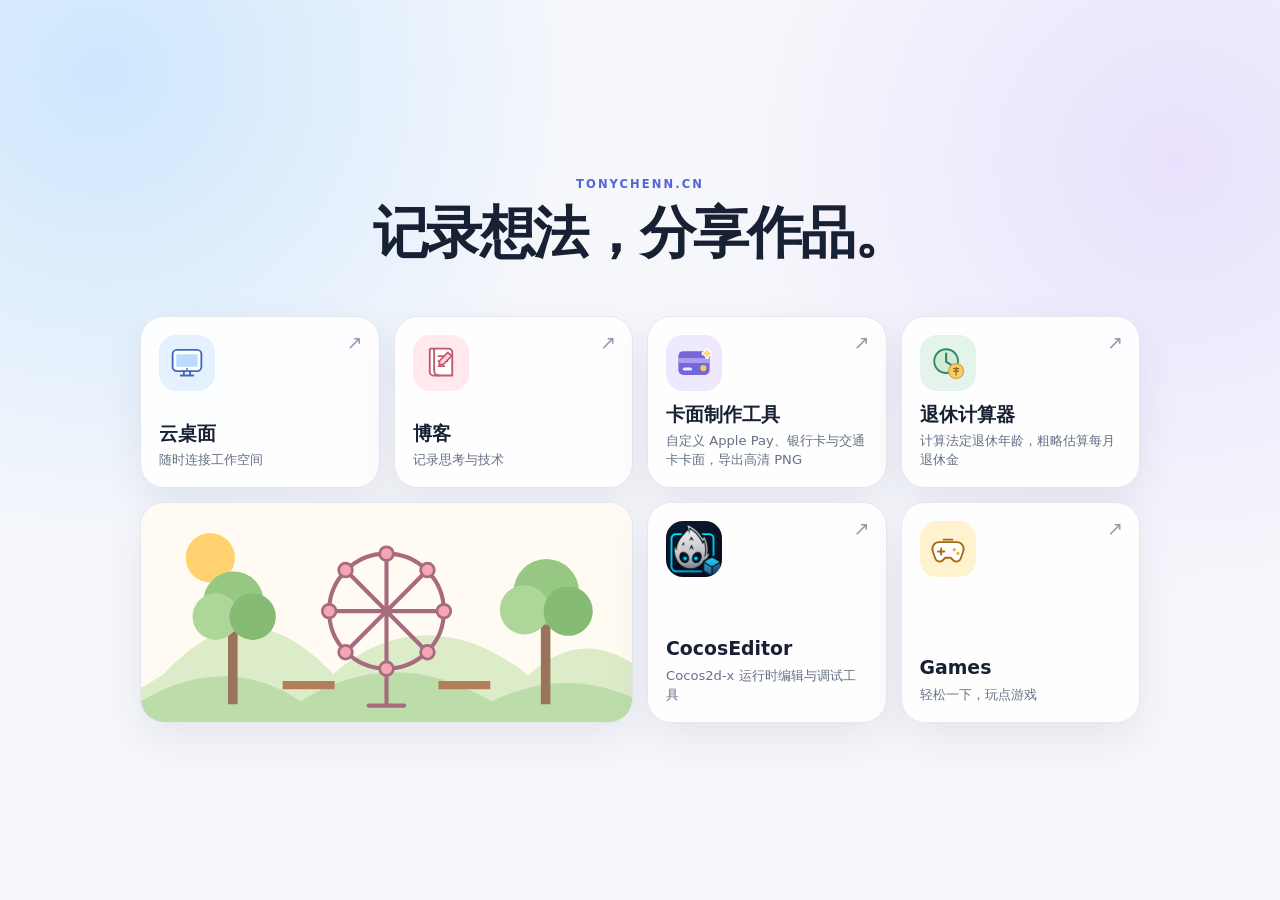
<file: index.html>
<!DOCTYPE html>
<html lang="zh-CN">
<head>
  <meta charset="UTF-8">
  <meta name="viewport" content="width=device-width, initial-scale=1.0">
  <meta name="description" content="TonyChenn 的项目、工具与博客：CocosEditor、云桌面、卡面制作和退休计算器。">
  <meta name="theme-color" content="#f6f7fb">
  <meta property="og:title" content="记录想法，分享作品 | TonyChenn">
  <meta property="og:description" content="记录想法，分享作品。浏览开发项目、实用工具与技术记录。">
  <meta property="og:type" content="website">
  <meta property="og:url" content="https://tonychenn.cn/">
  <link rel="canonical" href="https://tonychenn.cn/">
  <link rel="icon" href="icon/favicon.svg" type="image/svg+xml">
  <link rel="stylesheet" href="css/style.css">
  <title>记录想法，分享作品 | TonyChenn</title>
</head>
<body>
  <div class="page-shell">
    <header class="hero">
      <p class="eyebrow" aria-hidden="true">TONYCHENN.CN</p>
      <h1>记录想法，分享作品。</h1>
    </header>

    <main class="portal" aria-label="站点导航">
      <!--desktop-->
      <a class="portal-card project-card desktop-card" href="https://desktop.tonychenn.cn/" target="_blank" rel="noopener noreferrer">
        <span class="icon-wrap icon-wrap-blue" aria-hidden="true">
          <img src="icon/desktop.svg" width="64" height="64" alt="">
        </span>
        <span class="card-copy">
          <span class="card-title">云桌面</span>
          <span class="card-description">随时连接工作空间</span>
          <span class="sr-only">（在新标签页打开）</span>
        </span>
        <span class="card-arrow" aria-hidden="true">↗</span>
      </a>

      <!--blog-->
      <a class="portal-card project-card blog-card" href="https://blog.tonychenn.cn/" target="_blank" rel="noopener noreferrer">
        <span class="icon-wrap icon-wrap-rose" aria-hidden="true">
          <img src="icon/blog.svg" width="64" height="64" alt="">
        </span>
        <span class="card-copy">
          <span class="card-title">博客</span>
          <span class="card-description">记录思考与技术</span>
          <span class="sr-only">（在新标签页打开）</span>
        </span>
        <span class="card-arrow" aria-hidden="true">↗</span>
      </a>

      <!--card-design-->
      <a class="portal-card project-card carddesign-card" href="tools/carddesign/index.html" target="_blank" rel="noopener noreferrer">
        <span class="icon-wrap icon-wrap-violet" aria-hidden="true">
          <img src="icon/carddesign.svg" width="64" height="64" alt="">
        </span>
        <span class="card-copy">
          <span class="card-title">卡面制作工具</span>
          <span class="card-description">自定义 Apple Pay、银行卡与交通卡卡面，导出高清 PNG</span>
          <span class="sr-only">（在新标签页打开）</span>
        </span>
        <span class="card-arrow" aria-hidden="true">↗</span>
      </a>

      <!--retirement-->
      <a class="portal-card project-card retirement-card" href="calculator/retirement.html" target="_blank" rel="noopener noreferrer">
        <span class="icon-wrap icon-wrap-green" aria-hidden="true">
          <img src="icon/retirement.svg" width="64" height="64" alt="">
        </span>
        <span class="card-copy">
          <span class="card-title">退休计算器</span>
          <span class="card-description">计算法定退休年龄，粗略估算每月退休金</span>
          <span class="sr-only">（在新标签页打开）</span>
        </span>
        <span class="card-arrow" aria-hidden="true">↗</span>
      </a>

      <!--sun-->
      <!--tree-->

      <!--park-->
      <div class="portal-card scene-card park-scene" aria-hidden="true">
        <img src="icon/park.svg" width="360" height="160" alt="">
      </div>

      <!--cocos-editor-->
      <a class="portal-card project-card cocos-editor-card" href="cocoseditor/" target="_blank" rel="noopener noreferrer">
        <span class="icon-wrap icon-wrap-teal" aria-hidden="true">
          <img src="icon/cocos-editor.png" width="256" height="256" alt="">
        </span>
        <span class="card-copy">
          <span class="card-title">CocosEditor</span>
          <span class="card-description">Cocos2d-x 运行时编辑与调试工具</span>
          <span class="sr-only">（在新标签页打开）</span>
        </span>
        <span class="card-arrow" aria-hidden="true">↗</span>
      </a>

      <!--games-->
      <a class="portal-card project-card games-card" href="https://game.tonychenn.cn/" target="_blank" rel="noopener noreferrer">
        <span class="icon-wrap icon-wrap-amber" aria-hidden="true">
          <img src="icon/groot.svg" width="64" height="64" alt="">
        </span>
        <span class="card-copy">
          <span class="card-title">Games</span>
          <span class="card-description">轻松一下，玩点游戏</span>
          <span class="sr-only">（在新标签页打开）</span>
        </span>
        <span class="card-arrow" aria-hidden="true">↗</span>
      </a>

      <!--waiting-->
      <!--
        #ffe60f
        #fd7403
        #363636
      -->
    </main>
  </div>
</body>
</html>
</file>
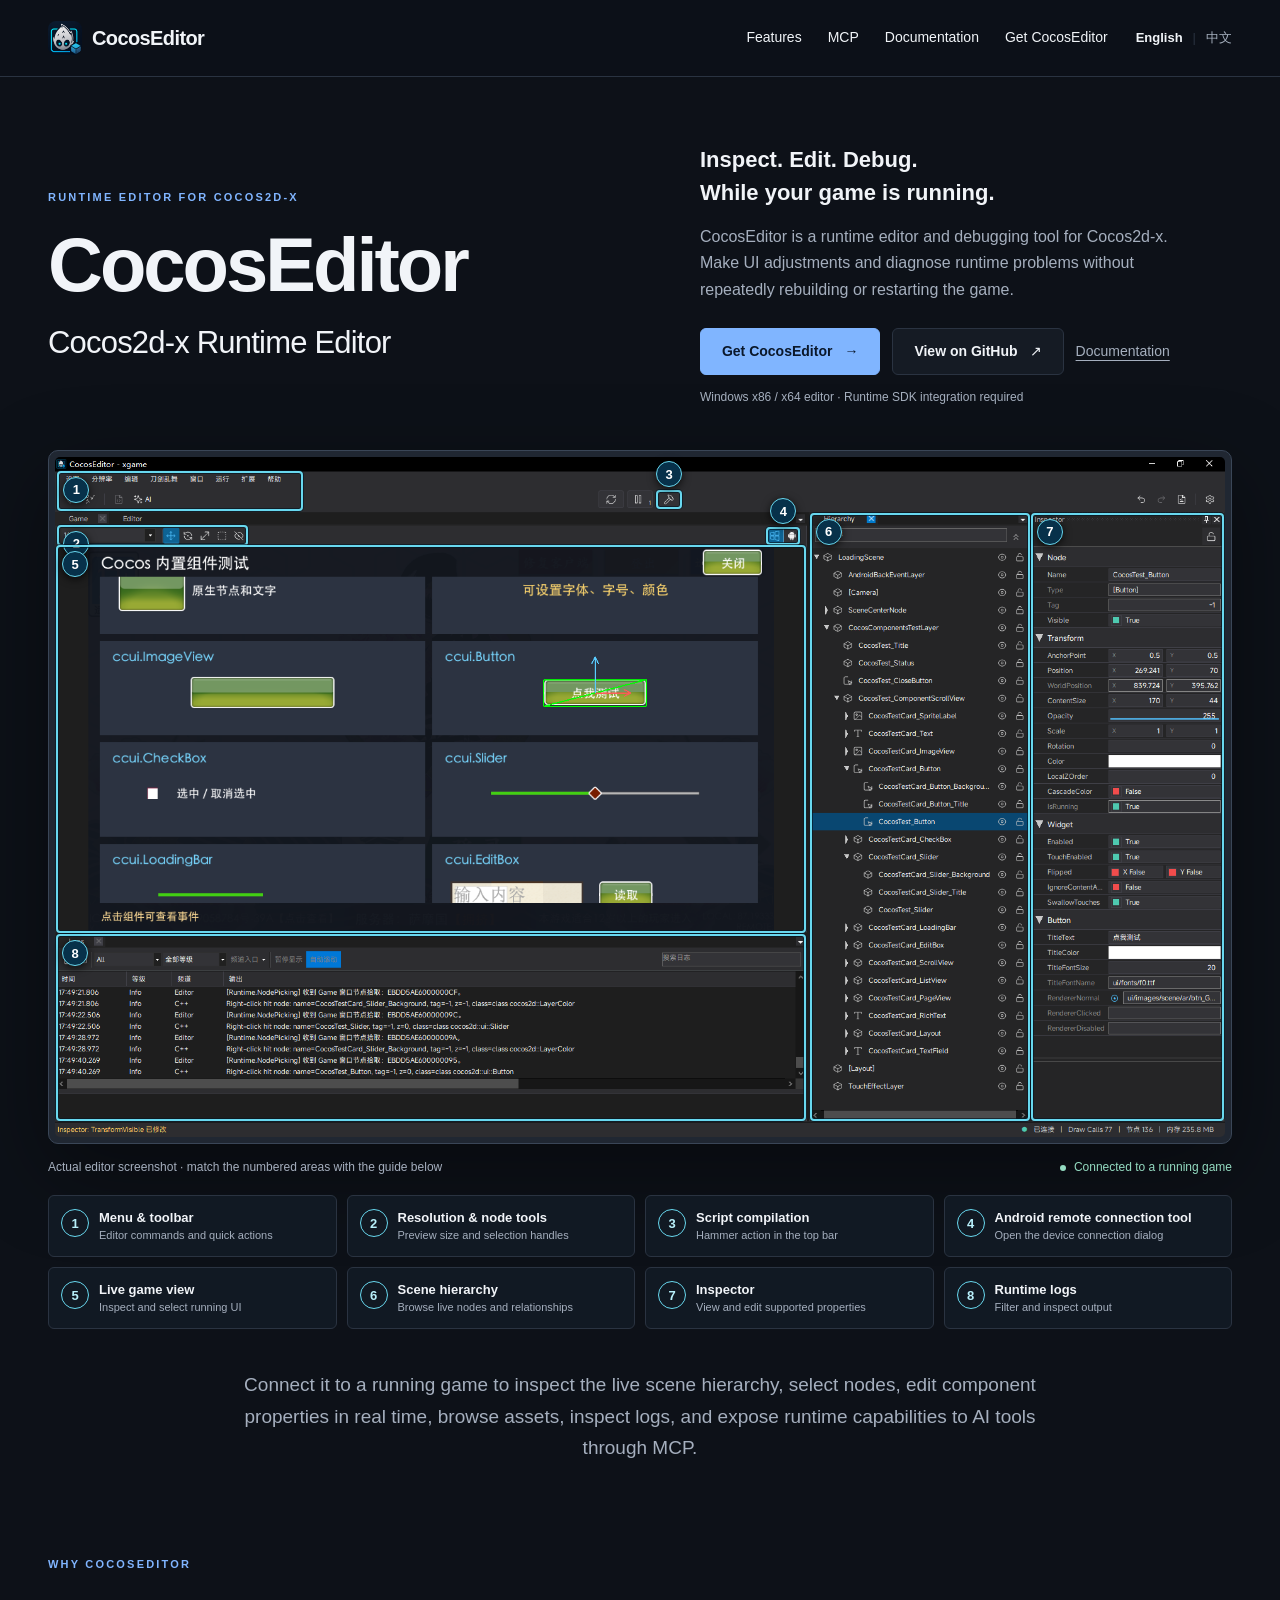
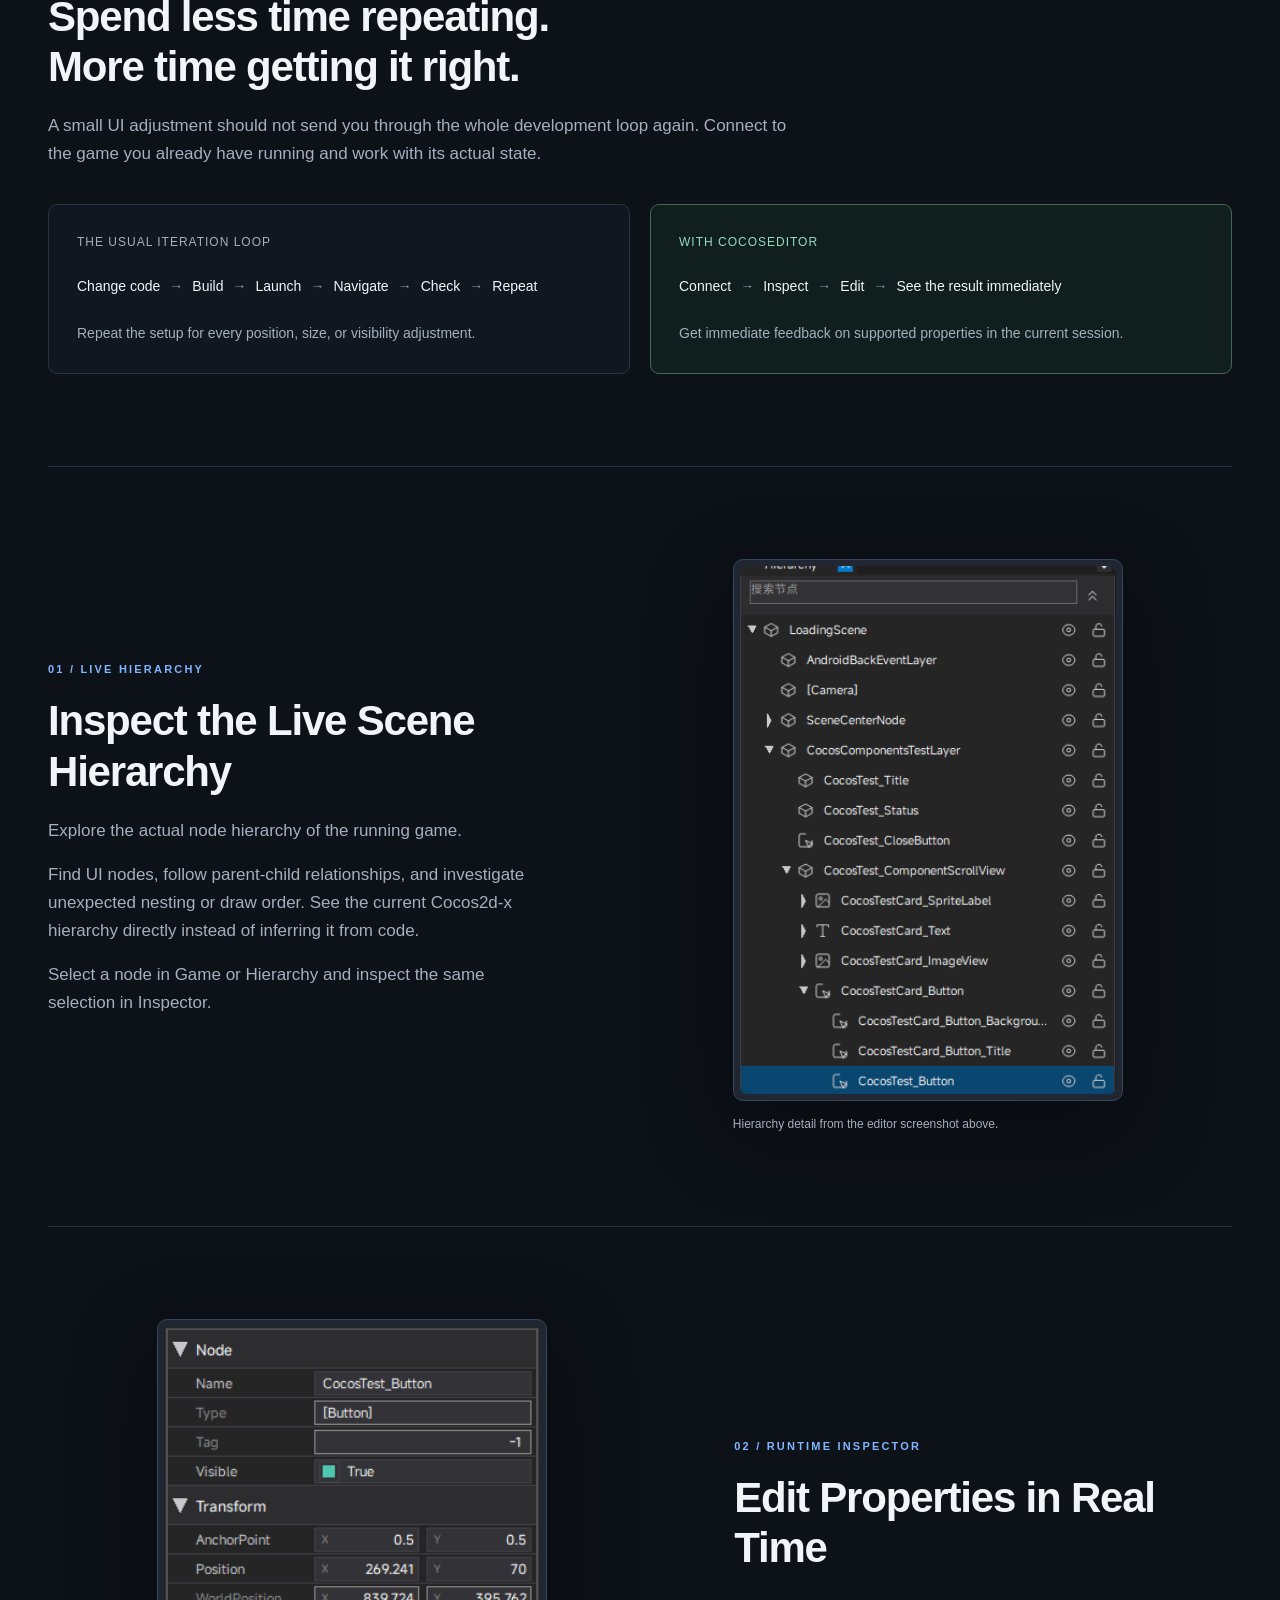
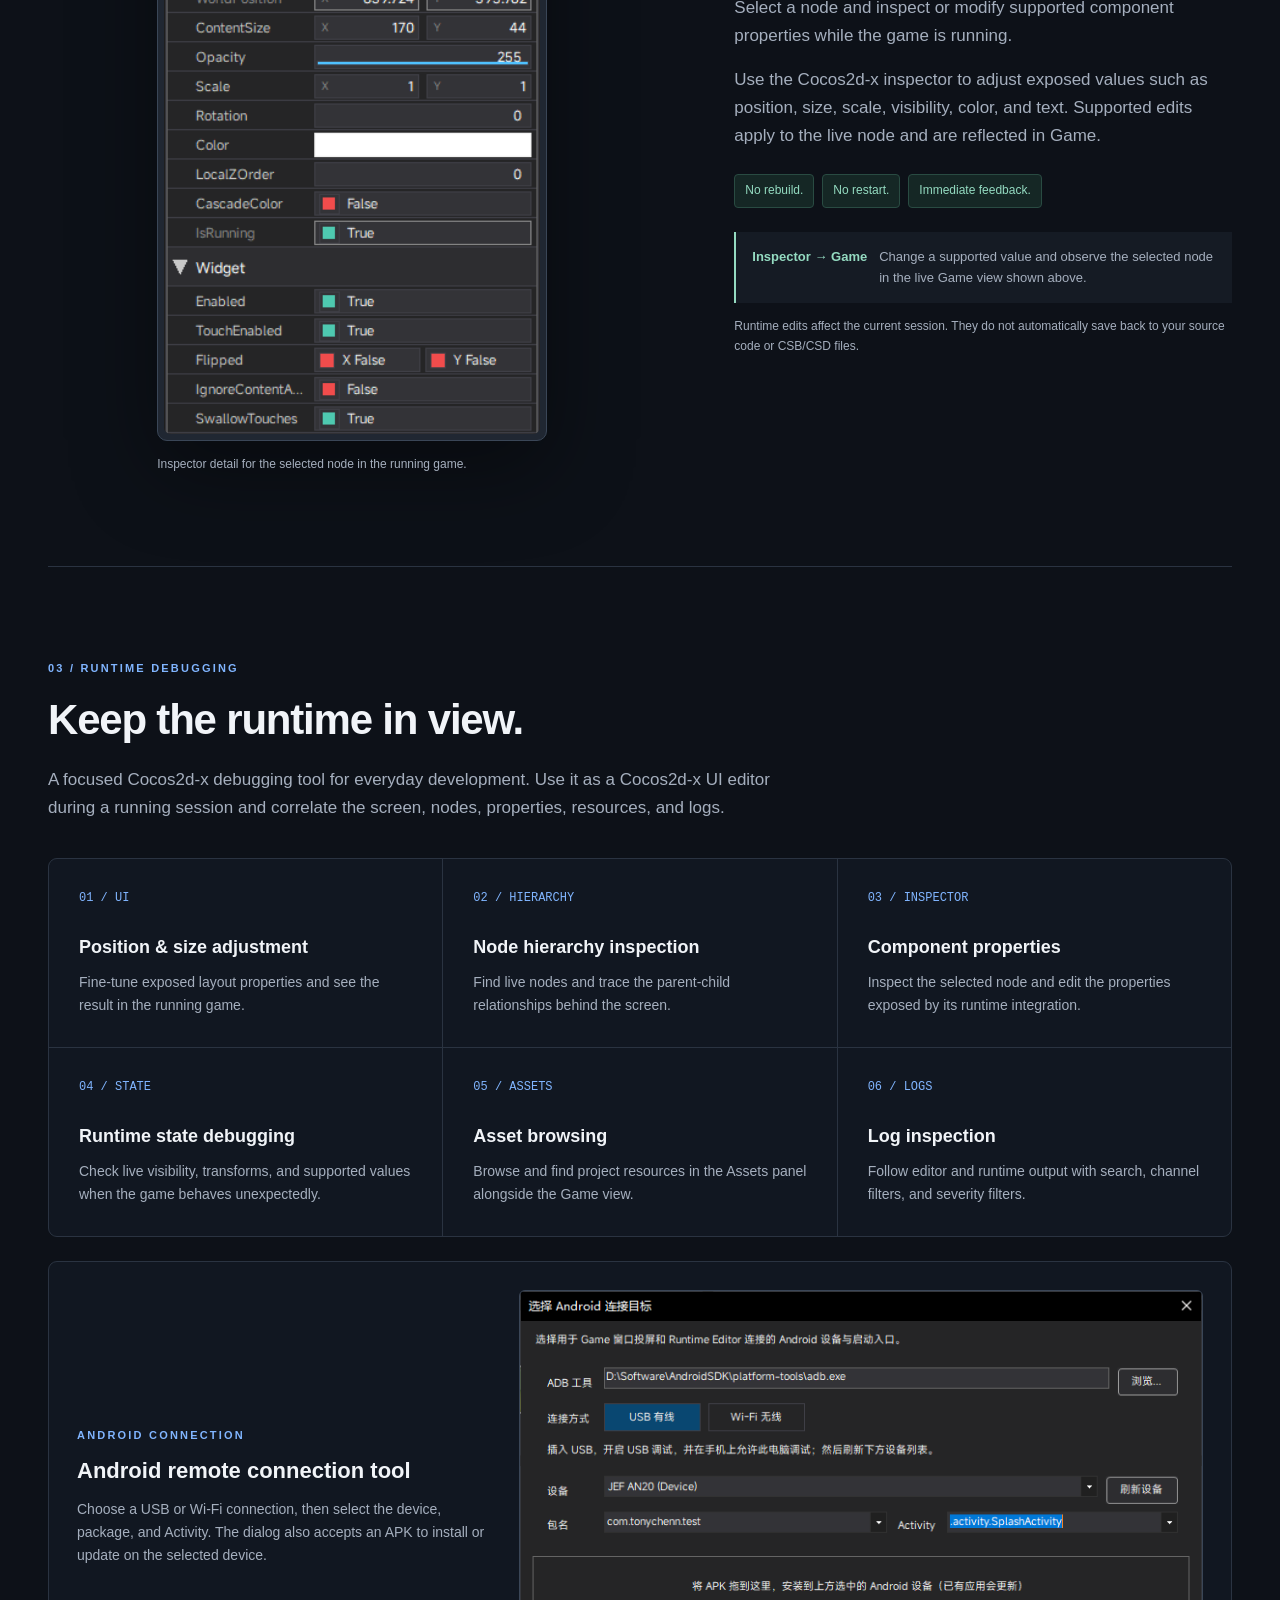
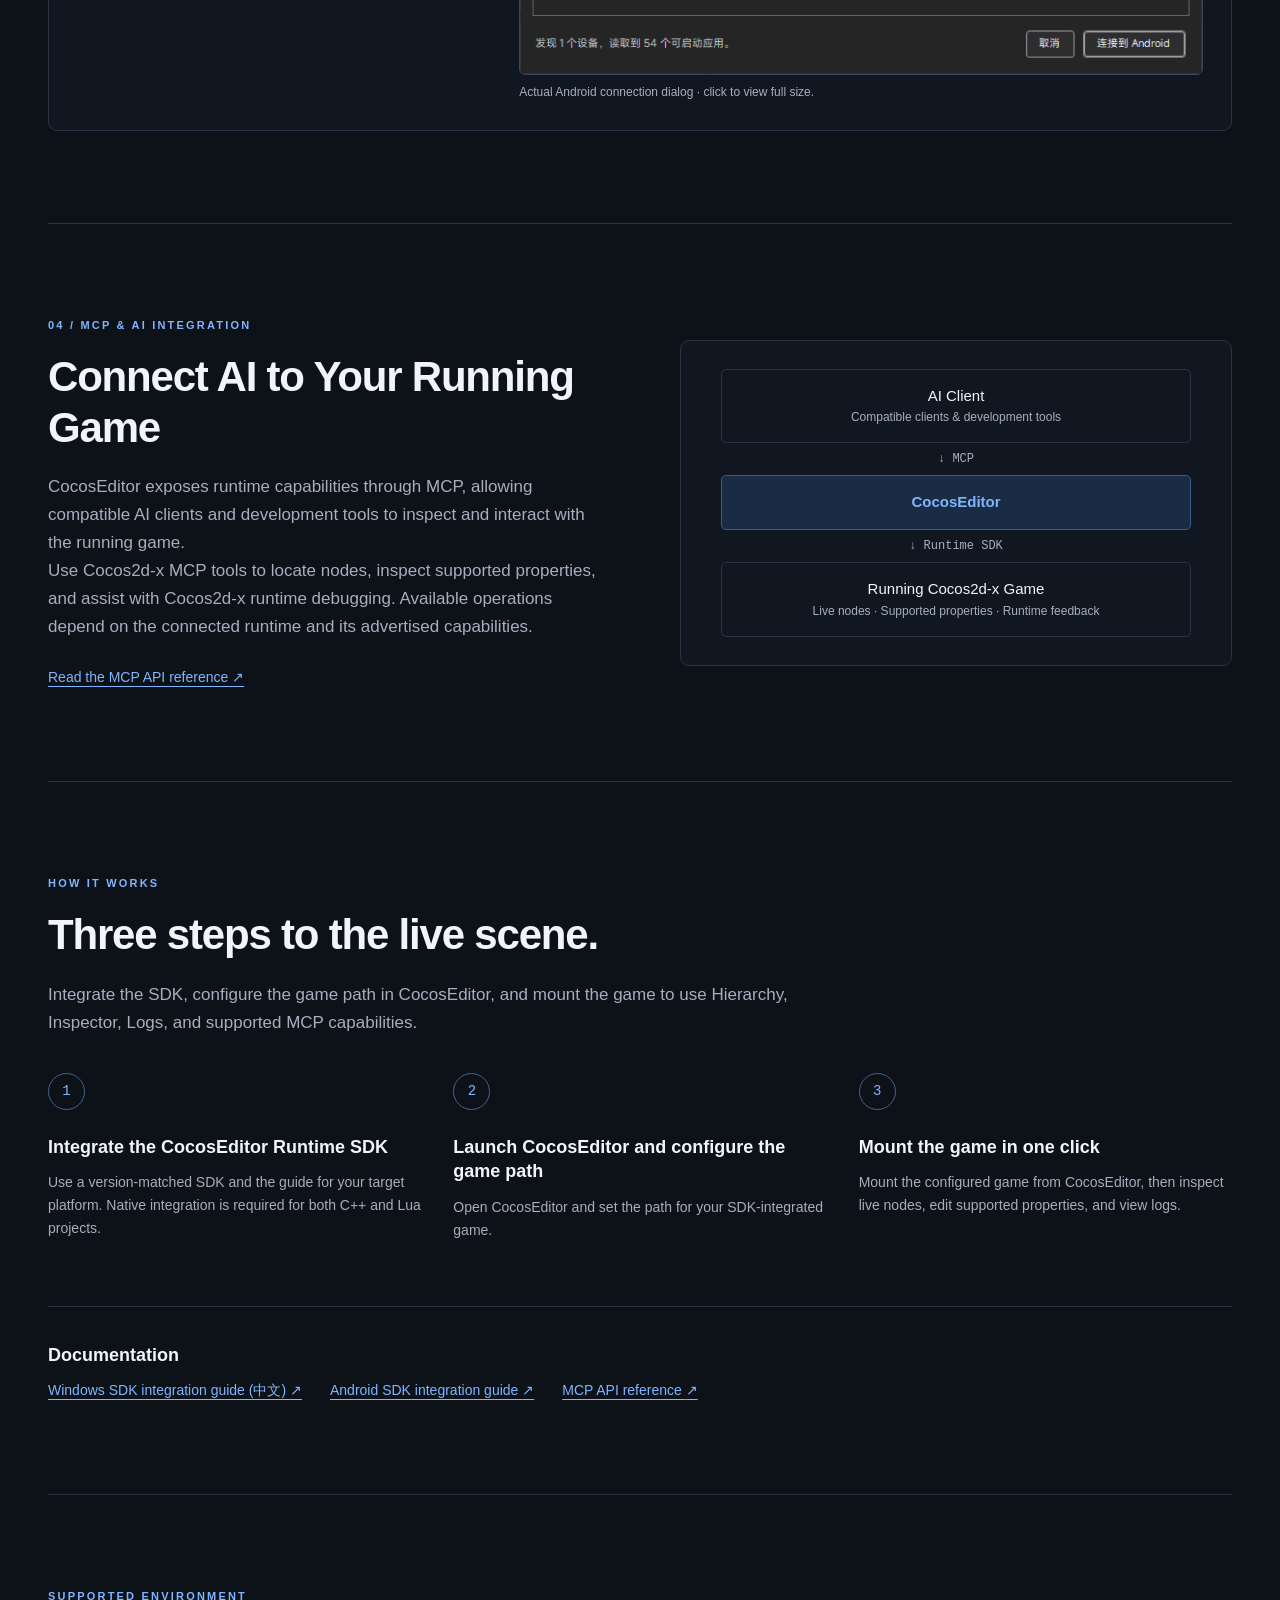
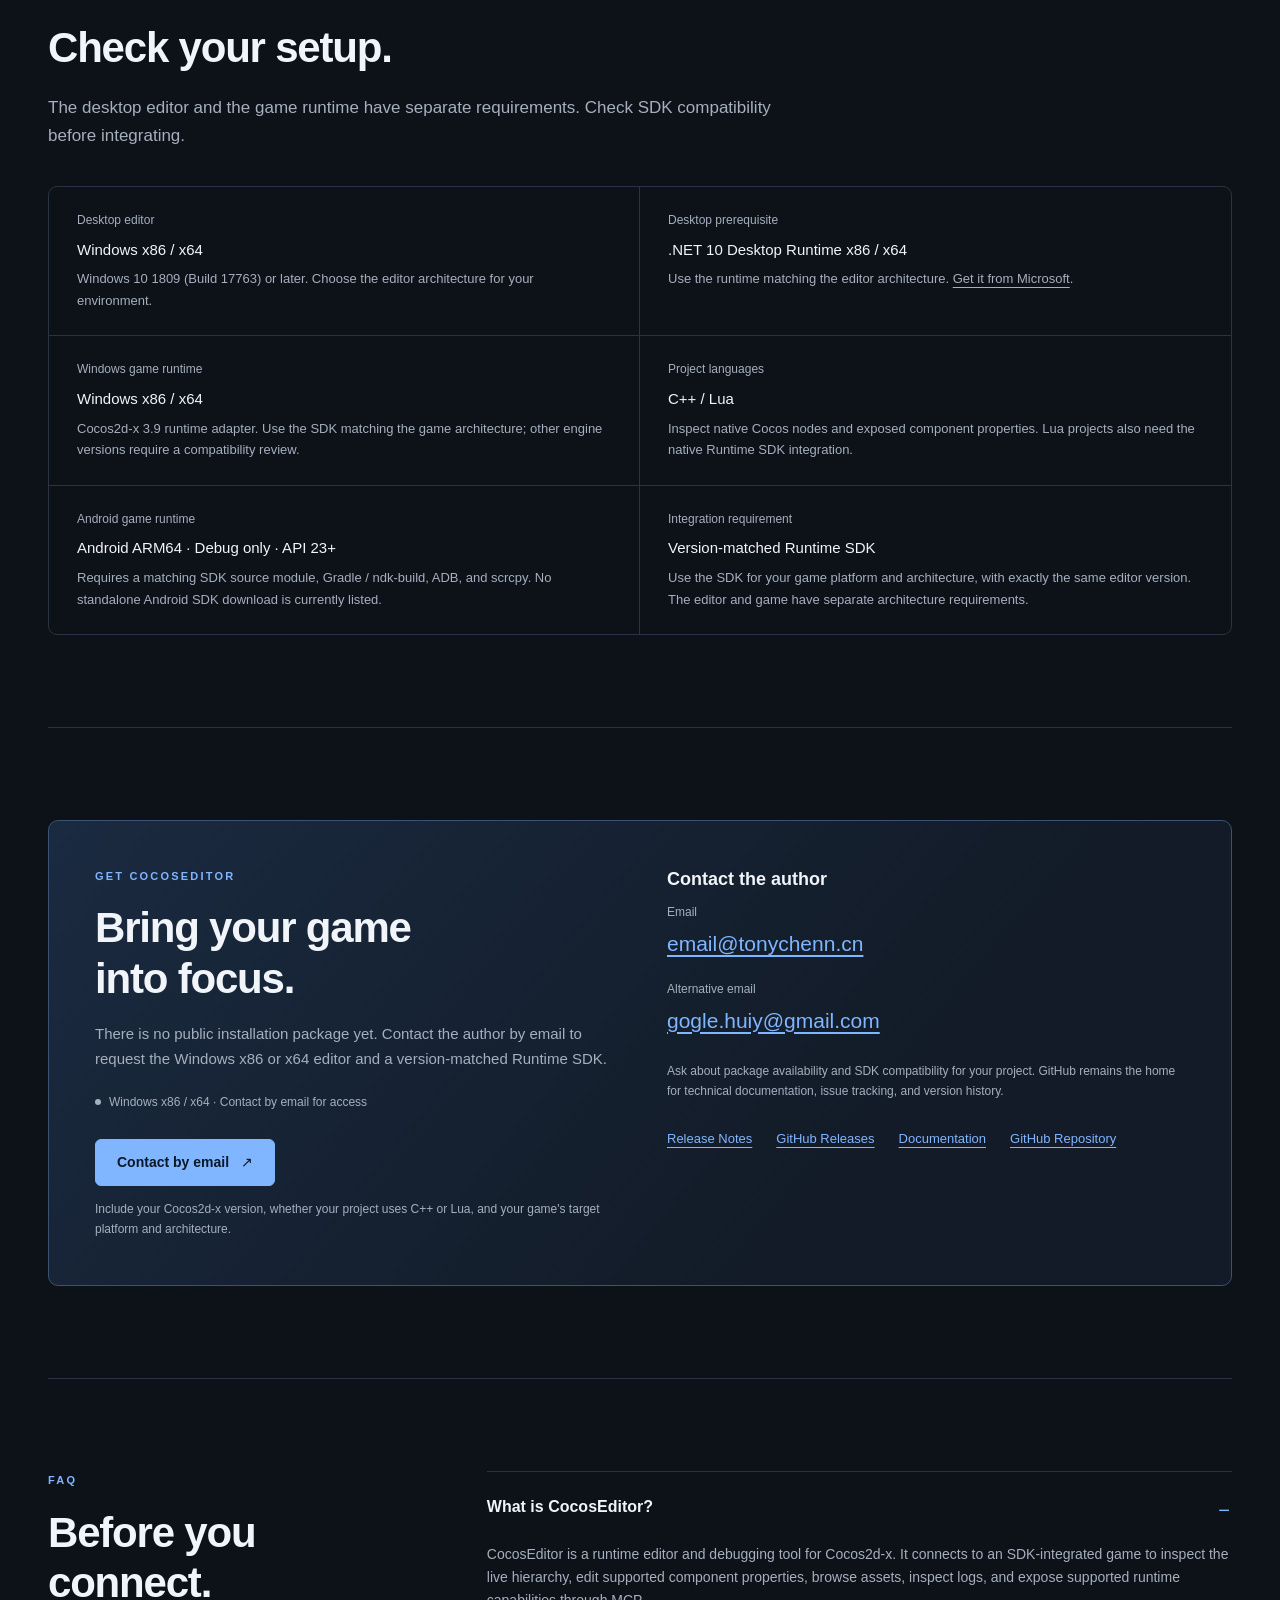
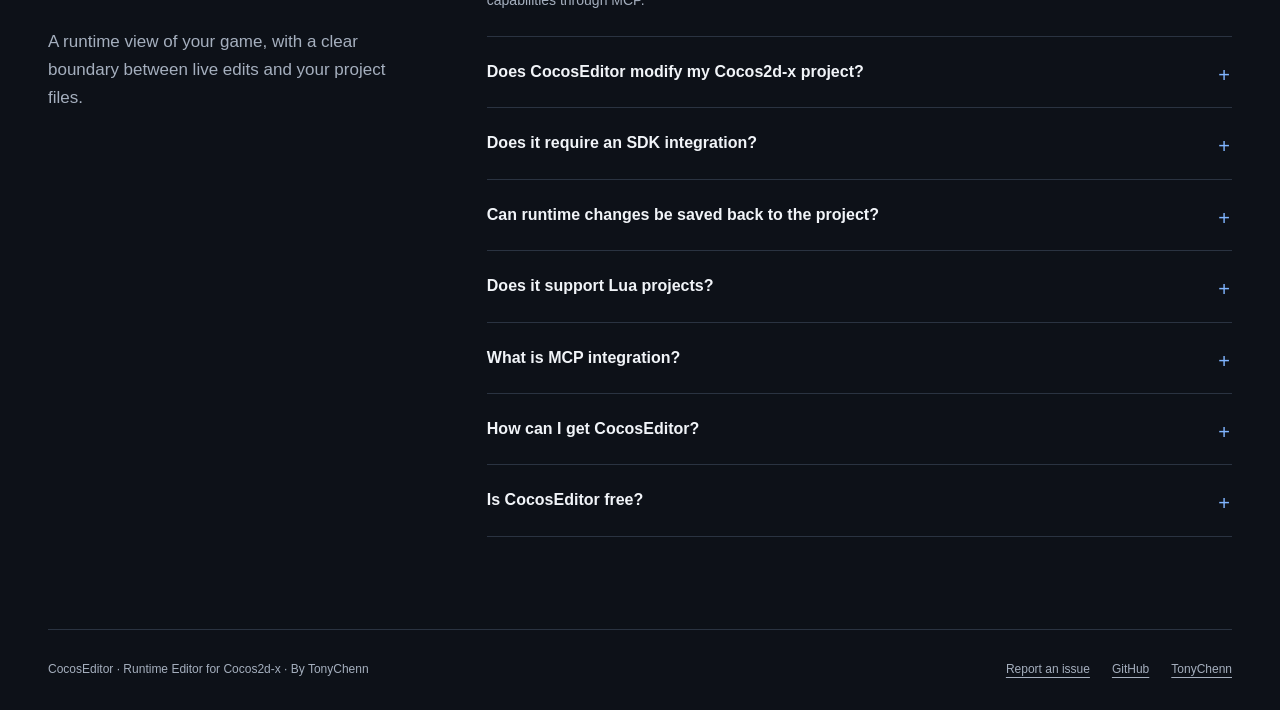
<file: cocoseditor/index.html>
<!DOCTYPE html>
<html lang="en">
<head>
  <meta charset="UTF-8">
  <meta name="viewport" content="width=device-width, initial-scale=1.0">
  <title>CocosEditor - Runtime Editor &amp; Inspector for Cocos2d-x</title>
  <meta name="description" content="CocosEditor is a runtime editor and debugging tool for Cocos2d-x. Inspect the live scene hierarchy, edit component properties, debug UI, view logs, and connect AI tools through MCP.">
  <meta name="theme-color" content="#0d1118">
  <meta name="robots" content="index, follow, max-image-preview:large">
  <link rel="canonical" href="https://tonychenn.cn/cocoseditor/">
  <link rel="alternate" hreflang="en" href="https://tonychenn.cn/cocoseditor/">
  <link rel="alternate" hreflang="zh-CN" href="https://tonychenn.cn/zh/cocoseditor/">
  <link rel="alternate" hreflang="x-default" href="https://tonychenn.cn/cocoseditor/">
  <link rel="icon" href="/icon/cocos-editor-64.png" type="image/png" sizes="64x64">
  <link rel="stylesheet" href="/cocoseditor/assets/site.css">
  <meta property="og:type" content="website">
  <meta property="og:site_name" content="CocosEditor">
  <meta property="og:title" content="CocosEditor - Runtime Editor &amp; Inspector for Cocos2d-x">
  <meta property="og:description" content="Inspect. Edit. Debug. While your game is running. Explore live nodes, edit properties, inspect logs, and connect AI tools through MCP.">
  <meta property="og:url" content="https://tonychenn.cn/cocoseditor/">
  <meta property="og:locale" content="en_US">
  <meta property="og:locale:alternate" content="zh_CN">
  <meta property="og:image" content="https://tonychenn.cn/cocoseditor/assets/editor-overview-live.png">
  <meta property="og:image:width" content="1858">
  <meta property="og:image:height" content="1080">
  <meta property="og:image:alt" content="CocosEditor connected to a running game, with Game, Hierarchy, Inspector, and Logs panels">
  <meta name="twitter:card" content="summary_large_image">
  <meta name="twitter:title" content="CocosEditor - Runtime Editor for Cocos2d-x">
  <meta name="twitter:description" content="Inspect the live scene. Edit supported properties. Debug your Cocos2d-x game at runtime.">
  <meta name="twitter:image" content="https://tonychenn.cn/cocoseditor/assets/editor-overview-live.png">
  <script type="application/ld+json">
  {
    "@context": "https://schema.org",
    "@type": "SoftwareApplication",
    "name": "CocosEditor",
    "alternateName": "Cocos2d-x Runtime Editor",
    "applicationCategory": "DeveloperApplication",
    "operatingSystem": "Windows 10 1809 or later (x86 / x64)",
    "softwareRequirements": ".NET 10 Desktop Runtime matching the editor architecture (x86 / x64); version-matched CocosEditor Runtime SDK for Windows x86 / x64 or Android ARM64",
    "url": "https://tonychenn.cn/cocoseditor/",
    "description": "A runtime editor and debugging tool for Cocos2d-x, with live hierarchy inspection, supported component property editing, assets, logs, and MCP integration.",
    "screenshot": "https://tonychenn.cn/cocoseditor/assets/editor-overview-live.png",
    "inLanguage": "en",
    "author": { "@type": "Person", "name": "TonyChenn" },
    "sameAs": "https://github.com/TonyChenn/CocosEditor-Releases"
  }
  </script>
</head>
<body>
  <a class="skip-link" href="#main">Skip to content</a>
  <header class="site-header">
    <div class="wrap header-inner">
      <a class="brand" href="/cocoseditor/" aria-label="CocosEditor home"><img src="/icon/cocos-editor.png" width="34" height="34" alt="">CocosEditor</a>
      <nav class="site-nav" aria-label="Main navigation">
        <a href="#features">Features</a><a href="#mcp" class="nav-optional">MCP</a><a href="#documentation">Documentation</a><a href="#download">Get CocosEditor</a>
      </nav>
      <nav class="languages" aria-label="Language">
        <a href="/cocoseditor/" lang="en" hreflang="en" aria-current="page">English</a><span aria-hidden="true">|</span><a href="/zh/cocoseditor/" lang="zh-CN" hreflang="zh-CN">中文</a>
      </nav>
    </div>
  </header>
  <main id="main">
    <section class="hero wrap" aria-labelledby="hero-title">
      <div class="hero-copy">
        <div>
          <p class="eyebrow">Runtime Editor for Cocos2d-x</p>
          <p class="hero-name">CocosEditor</p>
          <h1 id="hero-title">Cocos2d-x Runtime Editor</h1>
        </div>
        <div>
          <p class="hero-tagline">Inspect. Edit. Debug.<br>While your game is running.</p>
          <p class="hero-description">CocosEditor is a runtime editor and debugging tool for Cocos2d-x. Make UI adjustments and diagnose runtime problems without repeatedly rebuilding or restarting the game.</p>
          <div class="actions"><a class="button button-primary" href="#download">Get CocosEditor <span aria-hidden="true">→</span></a><a class="button" href="https://github.com/TonyChenn/CocosEditor-Releases">View on GitHub <span aria-hidden="true">↗</span></a><a class="text-link" href="#documentation">Documentation</a></div>
          <p class="hero-platform">Windows x86 / x64 editor · Runtime SDK integration required</p>
        </div>
      </div>
      <figure class="workspace">
        <div class="image-shell"><a class="workspace-shot" href="/cocoseditor/assets/editor-overview-live.png" aria-label="Open the full-size CocosEditor screenshot"><img src="/cocoseditor/assets/editor-overview-live.png" width="1858" height="1080" fetchpriority="high" alt="CocosEditor showing the live game, node hierarchy, editable Inspector, and runtime logs"><span class="workspace-marker marker-menu" aria-hidden="true"></span><span class="workspace-marker marker-tools" aria-hidden="true"></span><span class="workspace-marker marker-compile marker-icon" aria-hidden="true"></span><span class="workspace-marker marker-android marker-icon" aria-hidden="true"></span><span class="workspace-marker marker-game" aria-hidden="true"></span><span class="workspace-marker marker-hierarchy" aria-hidden="true"></span><span class="workspace-marker marker-inspector" aria-hidden="true"></span><span class="workspace-marker marker-logs" aria-hidden="true"></span></a></div>
        <figcaption><span>Actual editor screenshot · match the numbered areas with the guide below<span class="workspace-swipe"> · Swipe to view the full screenshot</span></span><span class="live-indicator">Connected to a running game</span></figcaption>
        <ol class="workspace-key" aria-label="CocosEditor screenshot features"><li><strong>Menu &amp; toolbar</strong><span>Editor commands and quick actions</span></li><li><strong>Resolution &amp; node tools</strong><span>Preview size and selection handles</span></li><li><strong>Script compilation</strong><span>Hammer action in the top bar</span></li><li><strong>Android remote connection tool</strong><span>Open the device connection dialog</span></li><li><strong>Live game view</strong><span>Inspect and select running UI</span></li><li><strong>Scene hierarchy</strong><span>Browse live nodes and relationships</span></li><li><strong>Inspector</strong><span>View and edit supported properties</span></li><li><strong>Runtime logs</strong><span>Filter and inspect output</span></li></ol>
      </figure>
      <p class="intro">Connect it to a running game to inspect the live scene hierarchy, select nodes, edit component properties in real time, browse assets, inspect logs, and expose runtime capabilities to AI tools through MCP.</p>
    </section>

    <section class="section wrap" id="why" aria-labelledby="why-title">
      <div class="section-heading"><p class="eyebrow">Why CocosEditor</p><h2 id="why-title">Spend less time repeating.<br>More time getting it right.</h2><p class="section-description">A small UI adjustment should not send you through the whole development loop again. Connect to the game you already have running and work with its actual state.</p></div>
      <div class="workflow">
        <div class="workflow-card"><p class="workflow-label">The usual iteration loop</p><ol class="workflow-steps"><li>Change code</li><li>Build</li><li>Launch</li><li>Navigate</li><li>Check</li><li>Repeat</li></ol><p>Repeat the setup for every position, size, or visibility adjustment.</p></div>
        <div class="workflow-card is-live"><p class="workflow-label">With CocosEditor</p><ol class="workflow-steps"><li>Connect</li><li>Inspect</li><li>Edit</li><li>See the result immediately</li></ol><p>Get immediate feedback on supported properties in the current session.</p></div>
      </div>
    </section>

    <section class="section wrap feature" id="features" aria-labelledby="hierarchy-title">
      <div class="feature-copy"><p class="eyebrow">01 / Live Hierarchy</p><h2 id="hierarchy-title">Inspect the Live Scene Hierarchy</h2><p class="feature-lead">Explore the actual node hierarchy of the running game.</p><p>Find UI nodes, follow parent-child relationships, and investigate unexpected nesting or draw order. See the current Cocos2d-x hierarchy directly instead of inferring it from code.</p><p>Select a node in Game or Hierarchy and inspect the same selection in Inspector.</p></div>
      <figure class="feature-figure"><div class="image-shell"><div class="panel-crop hierarchy-crop"><img src="/cocoseditor/assets/editor-overview-live.png" width="1858" height="1080" loading="lazy" decoding="async" alt="Actual Hierarchy panel showing the live scene tree and selected CocosTest_Button node"></div></div><figcaption>Hierarchy detail from the editor screenshot above.</figcaption></figure>
    </section>

    <section class="section wrap feature reverse" id="inspector" aria-labelledby="inspector-title">
      <figure class="feature-figure"><div class="image-shell"><div class="panel-crop inspector-crop"><img src="/cocoseditor/assets/editor-overview-live.png" width="1858" height="1080" loading="lazy" decoding="async" alt="Actual Cocos2d-x Inspector showing Node, Transform, and Widget properties, including position, size, visibility, and scale"></div></div><figcaption>Inspector detail for the selected node in the running game.</figcaption></figure>
      <div class="feature-copy"><p class="eyebrow">02 / Runtime Inspector</p><h2 id="inspector-title">Edit Properties in Real Time</h2><p class="feature-lead">Select a node and inspect or modify supported component properties while the game is running.</p><p>Use the Cocos2d-x inspector to adjust exposed values such as position, size, scale, visibility, color, and text. Supported edits apply to the live node and are reflected in Game.</p><div class="feedback-pills"><span>No rebuild.</span><span>No restart.</span><span>Immediate feedback.</span></div><div class="result-note"><strong>Inspector → Game</strong><span>Change a supported value and observe the selected node in the live Game view shown above.</span></div><p class="download-note">Runtime edits affect the current session. They do not automatically save back to your source code or CSB/CSD files.</p></div>
    </section>

    <section class="section wrap" id="debugging" aria-labelledby="debugging-title">
      <div class="section-heading"><p class="eyebrow">03 / Runtime Debugging</p><h2 id="debugging-title">Keep the runtime in view.</h2><p class="section-description">A focused Cocos2d-x debugging tool for everyday development. Use it as a Cocos2d-x UI editor during a running session and correlate the screen, nodes, properties, resources, and logs.</p></div>
      <div class="capabilities">
        <article class="capability"><p class="capability-number">01 / UI</p><h3>Position &amp; size adjustment</h3><p>Fine-tune exposed layout properties and see the result in the running game.</p></article>
        <article class="capability"><p class="capability-number">02 / HIERARCHY</p><h3>Node hierarchy inspection</h3><p>Find live nodes and trace the parent-child relationships behind the screen.</p></article>
        <article class="capability"><p class="capability-number">03 / INSPECTOR</p><h3>Component properties</h3><p>Inspect the selected node and edit the properties exposed by its runtime integration.</p></article>
        <article class="capability"><p class="capability-number">04 / STATE</p><h3>Runtime state debugging</h3><p>Check live visibility, transforms, and supported values when the game behaves unexpectedly.</p></article>
        <article class="capability"><p class="capability-number">05 / ASSETS</p><h3>Asset browsing</h3><p>Browse and find project resources in the Assets panel alongside the Game view.</p></article>
        <article class="capability"><p class="capability-number">06 / LOGS</p><h3>Log inspection</h3><p>Follow editor and runtime output with search, channel filters, and severity filters.</p></article>
      </div>
      <div class="android-connection">
        <div><p class="eyebrow">Android connection</p><h3>Android remote connection tool</h3><p>Choose a USB or Wi-Fi connection, then select the device, package, and Activity. The dialog also accepts an APK to install or update on the selected device.</p></div>
        <figure><a href="/cocoseditor/assets/android-remote-connection.png" aria-label="Open the full-size Android connection dialog screenshot"><img src="/cocoseditor/assets/android-remote-connection.png" width="706" height="396" loading="lazy" decoding="async" alt="Android connection dialog with ADB path, USB and Wi-Fi modes, device, package, Activity, and APK installation area"></a><figcaption>Actual Android connection dialog · click to view full size.</figcaption></figure>
      </div>
    </section>

    <section class="section wrap mcp-layout" id="mcp" aria-labelledby="mcp-title">
      <div class="section-heading"><p class="eyebrow">04 / MCP &amp; AI Integration</p><h2 id="mcp-title">Connect AI to Your Running Game</h2><p class="section-description">CocosEditor exposes runtime capabilities through MCP, allowing compatible AI clients and development tools to inspect and interact with the running game.</p><p class="section-description">Use Cocos2d-x MCP tools to locate nodes, inspect supported properties, and assist with Cocos2d-x runtime debugging. Available operations depend on the connected runtime and its advertised capabilities.</p><div class="actions"><a class="text-link" href="https://github.com/TonyChenn/CocosEditor-Releases/blob/master/docs/mcp-api.md">Read the MCP API reference <span aria-hidden="true">↗</span></a></div></div>
      <ol class="mcp-flow" aria-label="Connection flow from an AI client through MCP and CocosEditor to the running game"><li class="flow-node">AI Client<small>Compatible clients &amp; development tools</small></li><li class="flow-connector" aria-hidden="true">↓ MCP</li><li class="flow-node editor">CocosEditor</li><li class="flow-connector" aria-hidden="true">↓ Runtime SDK</li><li class="flow-node">Running Cocos2d-x Game<small>Live nodes · Supported properties · Runtime feedback</small></li></ol>
    </section>

    <section class="section wrap" id="how-it-works" aria-labelledby="how-title">
      <div class="section-heading"><p class="eyebrow">How It Works</p><h2 id="how-title">Three steps to the live scene.</h2><p class="section-description">Integrate the SDK, configure the game path in CocosEditor, and mount the game to use Hierarchy, Inspector, Logs, and supported MCP capabilities.</p></div>
      <ol class="steps"><li><span class="step-index" aria-hidden="true">1</span><h3>Integrate the CocosEditor Runtime SDK</h3><p>Use a version-matched SDK and the guide for your target platform. Native integration is required for both C++ and Lua projects.</p></li><li><span class="step-index" aria-hidden="true">2</span><h3>Launch CocosEditor and configure the game path</h3><p>Open CocosEditor and set the path for your SDK-integrated game.</p></li><li><span class="step-index" aria-hidden="true">3</span><h3>Mount the game in one click</h3><p>Mount the configured game from CocosEditor, then inspect live nodes, edit supported properties, and view logs.</p></li></ol>
      <div class="docs" id="documentation"><h3>Documentation</h3><div class="docs-links"><a href="https://github.com/TonyChenn/CocosEditor-Releases/blob/master/skills/integrate-cocos-runtime-editor-sdk/references/integration-guide.md">Windows SDK integration guide (中文) <span aria-hidden="true">↗</span></a><a href="https://github.com/TonyChenn/CocosEditor-Releases/blob/master/docs/android-runtime-editor.md">Android SDK integration guide <span aria-hidden="true">↗</span></a><a href="https://github.com/TonyChenn/CocosEditor-Releases/blob/master/docs/mcp-api.md">MCP API reference <span aria-hidden="true">↗</span></a></div></div>
    </section>

    <section class="section wrap" id="environment" aria-labelledby="environment-title">
      <div class="section-heading"><p class="eyebrow">Supported Environment</p><h2 id="environment-title">Check your setup.</h2><p class="section-description">The desktop editor and the game runtime have separate requirements. Check SDK compatibility before integrating.</p></div>
      <dl class="environment">
        <div><dt>Desktop editor</dt><dd>Windows x86 / x64<small>Windows 10 1809 (Build 17763) or later. Choose the editor architecture for your environment.</small></dd></div>
        <div><dt>Desktop prerequisite</dt><dd>.NET 10 Desktop Runtime x86 / x64<small>Use the runtime matching the editor architecture. <a href="https://dotnet.microsoft.com/download/dotnet/10.0">Get it from Microsoft</a>.</small></dd></div>
        <div><dt>Windows game runtime</dt><dd>Windows x86 / x64<small>Cocos2d-x 3.9 runtime adapter. Use the SDK matching the game architecture; other engine versions require a compatibility review.</small></dd></div>
        <div><dt>Project languages</dt><dd>C++ / Lua<small>Inspect native Cocos nodes and exposed component properties. Lua projects also need the native Runtime SDK integration.</small></dd></div>
        <div><dt>Android game runtime</dt><dd>Android ARM64 · Debug only · API 23+<small>Requires a matching SDK source module, Gradle / ndk-build, ADB, and scrcpy. No standalone Android SDK download is currently listed.</small></dd></div>
        <div><dt>Integration requirement</dt><dd>Version-matched Runtime SDK<small>Use the SDK for your game platform and architecture, with exactly the same editor version. The editor and game have separate architecture requirements.</small></dd></div>
      </dl>
    </section>

    <section class="section wrap" id="download" aria-labelledby="download-title">
      <div class="download-card">
        <div><p class="eyebrow">Get CocosEditor</p><h2 id="download-title">Bring your game<br>into focus.</h2><p>There is no public installation package yet. Contact the author by email to request the Windows x86 or x64 editor and a version-matched Runtime SDK.</p><span class="download-status">Windows x86 / x64 · Contact by email for access</span><div class="actions"><a class="button button-primary" href="mailto:email@tonychenn.cn?subject=CocosEditor%20access%20request">Contact by email <span aria-hidden="true">↗</span></a></div><p class="download-note">Include your Cocos2d-x version, whether your project uses C++ or Lua, and your game's target platform and architecture.</p></div>
        <div><h3>Contact the author</h3><dl class="contact-emails"><div><dt>Email</dt><dd><a href="mailto:email@tonychenn.cn?subject=CocosEditor%20access%20request">email@tonychenn.cn</a></dd></div><div><dt>Alternative email</dt><dd><a href="mailto:gogle.huiy@gmail.com?subject=CocosEditor%20access%20request">gogle.huiy@gmail.com</a></dd></div></dl><p class="download-note">Ask about package availability and SDK compatibility for your project. GitHub remains the home for technical documentation, issue tracking, and version history.</p><div class="download-links"><a href="https://github.com/TonyChenn/CocosEditor-Releases/releases">Release Notes</a><a href="https://github.com/TonyChenn/CocosEditor-Releases/releases">GitHub Releases</a><a href="#documentation">Documentation</a><a href="https://github.com/TonyChenn/CocosEditor-Releases">GitHub Repository</a></div></div>
      </div>
    </section>

    <section class="section wrap faq-layout" id="faq" aria-labelledby="faq-title">
      <div class="section-heading"><p class="eyebrow">FAQ</p><h2 id="faq-title">Before you connect.</h2><p class="section-description">A runtime view of your game, with a clear boundary between live edits and your project files.</p></div>
      <div class="faq-list">
        <details open><summary>What is CocosEditor?</summary><p>CocosEditor is a runtime editor and debugging tool for Cocos2d-x. It connects to an SDK-integrated game to inspect the live hierarchy, edit supported component properties, browse assets, inspect logs, and expose supported runtime capabilities through MCP.</p></details>
        <details><summary>Does CocosEditor modify my Cocos2d-x project?</summary><p>Initial Runtime SDK integration requires native project configuration and lifecycle integration. Once connected, Hierarchy and Inspector operate on the running game's state. Runtime property edits do not automatically rewrite your project source or scene resource files.</p></details>
        <details><summary>Does it require an SDK integration?</summary><p>Yes. The game must integrate the CocosEditor Runtime SDK for its target platform, with a version matching the editor. This requirement applies to C++ and Lua projects.</p></details>
        <details><summary>Can runtime changes be saved back to the project?</summary><p>Runtime changes are not automatically written back to Cocos2d-x project source code, CSB files, CSD files, or other scene resources. Treat Inspector edits as changes to the current running session. Apply the final values in your own code or resource authoring workflow when you want them to persist.</p></details>
        <details><summary>Does it support Lua projects?</summary><p>Yes, for compatible Cocos2d-x projects with native Runtime SDK integration. You can inspect live Cocos nodes and supported component properties, including nodes created by Lua. This is not a promise of arbitrary Lua variable inspection or a full Lua source debugger.</p></details>
        <details><summary>What is MCP integration?</summary><p>MCP stands for Model Context Protocol. CocosEditor exposes tools that compatible AI clients can use to inspect and interact with the connected runtime. It assists development and debugging; available tools depend on the runtime's supported capabilities. See the <a href="https://github.com/TonyChenn/CocosEditor-Releases/blob/master/docs/mcp-api.md">MCP API reference</a> for configuration and operation details.</p></details>
        <details><summary>How can I get CocosEditor?</summary><p>There is no public installation package yet. Email <a href="mailto:email@tonychenn.cn?subject=CocosEditor%20access%20request">email@tonychenn.cn</a> or <a href="mailto:gogle.huiy@gmail.com?subject=CocosEditor%20access%20request">gogle.huiy@gmail.com</a> to request the editor and a version-matched Runtime SDK. Include your engine version, project language, and target platform.</p></details>
        <details><summary>Is CocosEditor free?</summary><p>Use of CocosEditor and its SDKs is governed by the license terms or end-user license agreement included with each release. Review those terms before use. The GitHub repository distributes releases and documentation; it is not an open-source repository for the editor's source code.</p></details>
      </div>
    </section>
  </main>
  <footer class="site-footer"><div class="wrap footer-inner"><p>CocosEditor · Runtime Editor for Cocos2d-x · By TonyChenn</p><nav class="footer-links" aria-label="Footer"><a href="https://github.com/TonyChenn/CocosEditor-Releases/issues">Report an issue</a><a href="https://github.com/TonyChenn/CocosEditor-Releases">GitHub</a><a href="/">TonyChenn</a></nav></div></footer>
</body>
</html>
</file>
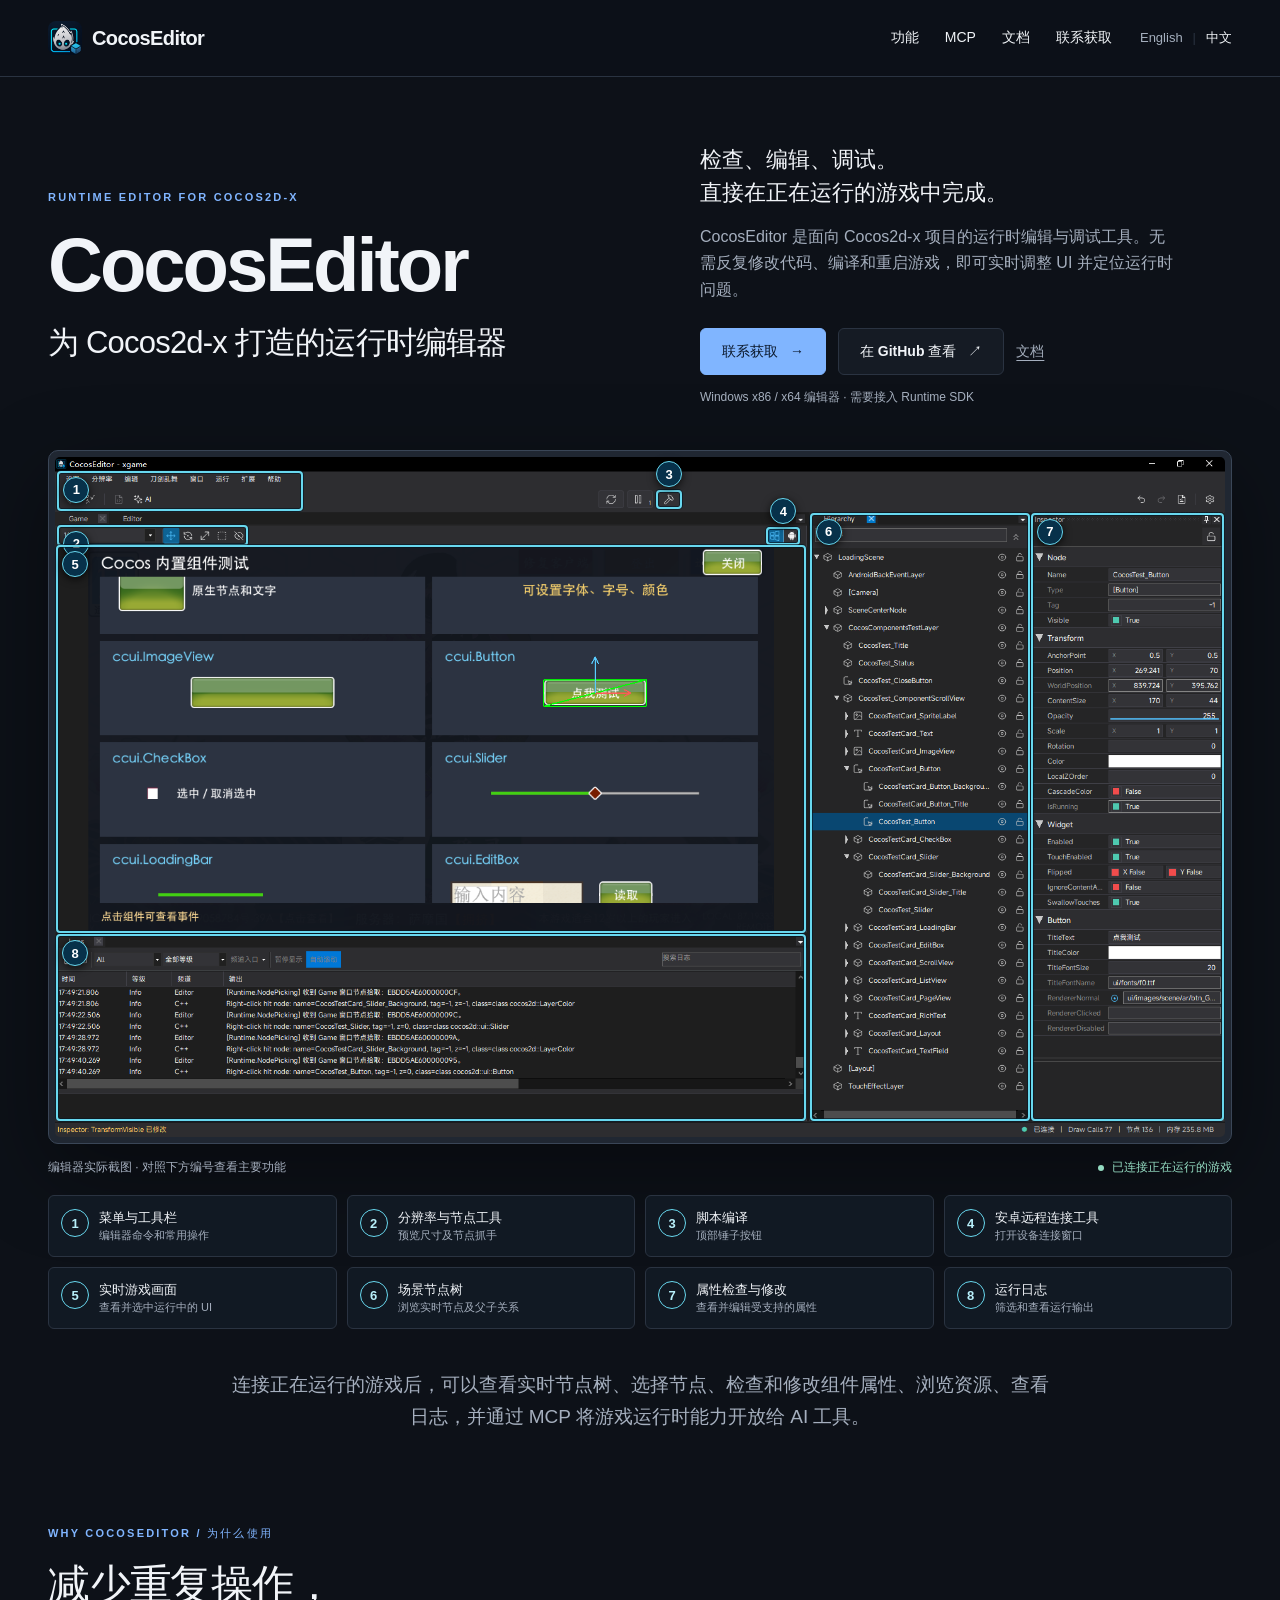
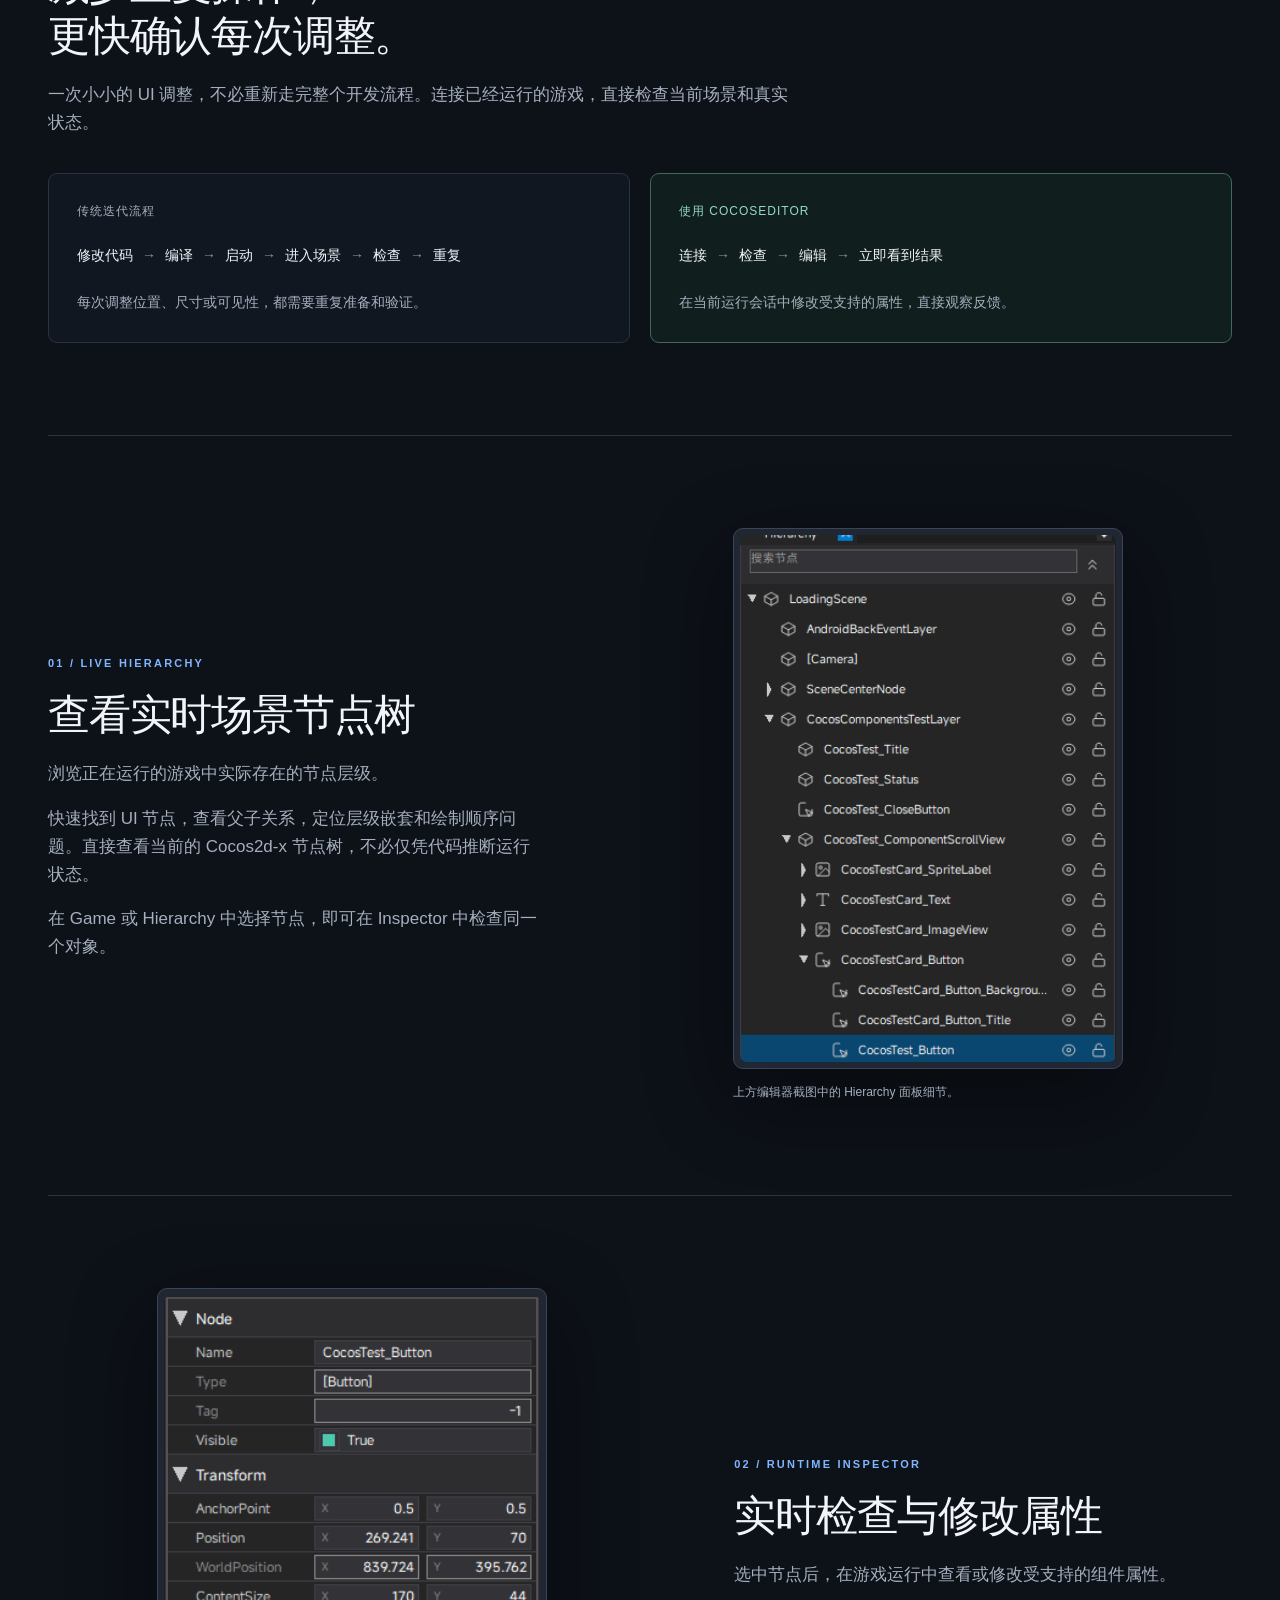
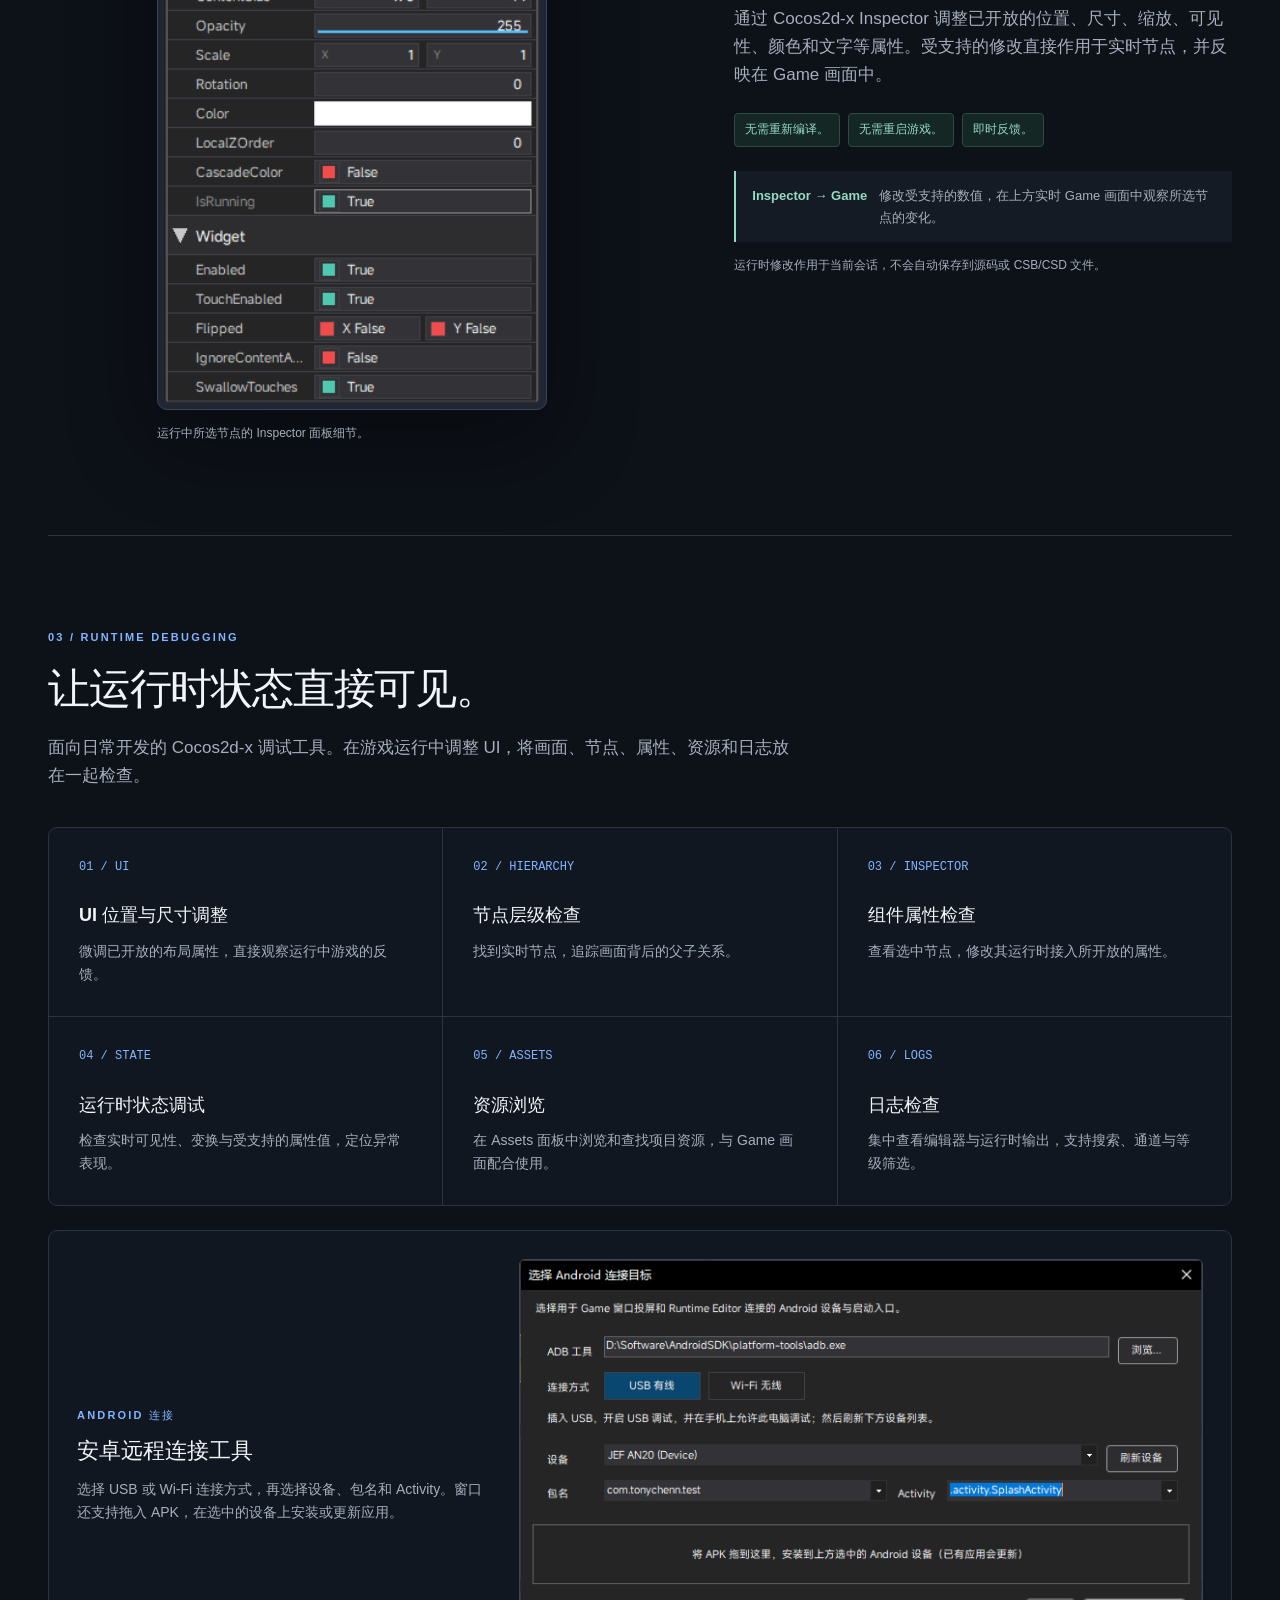
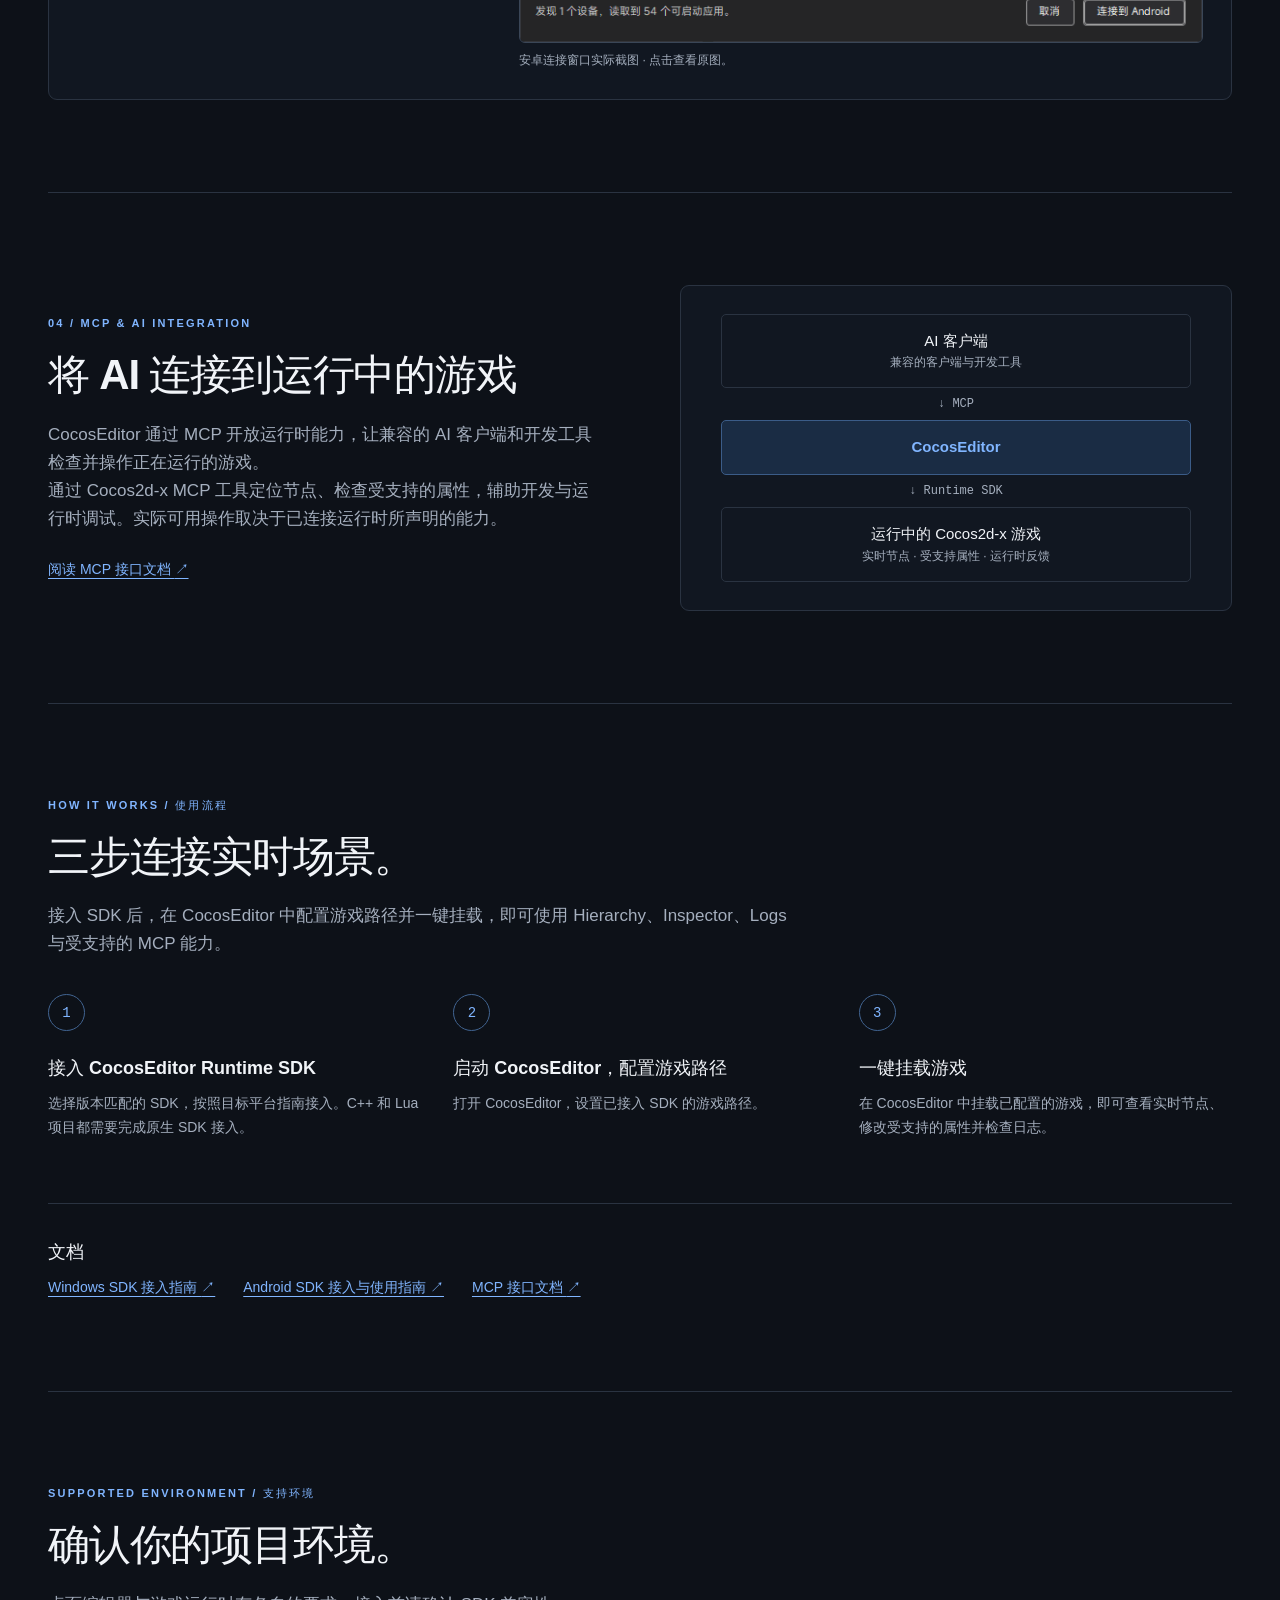
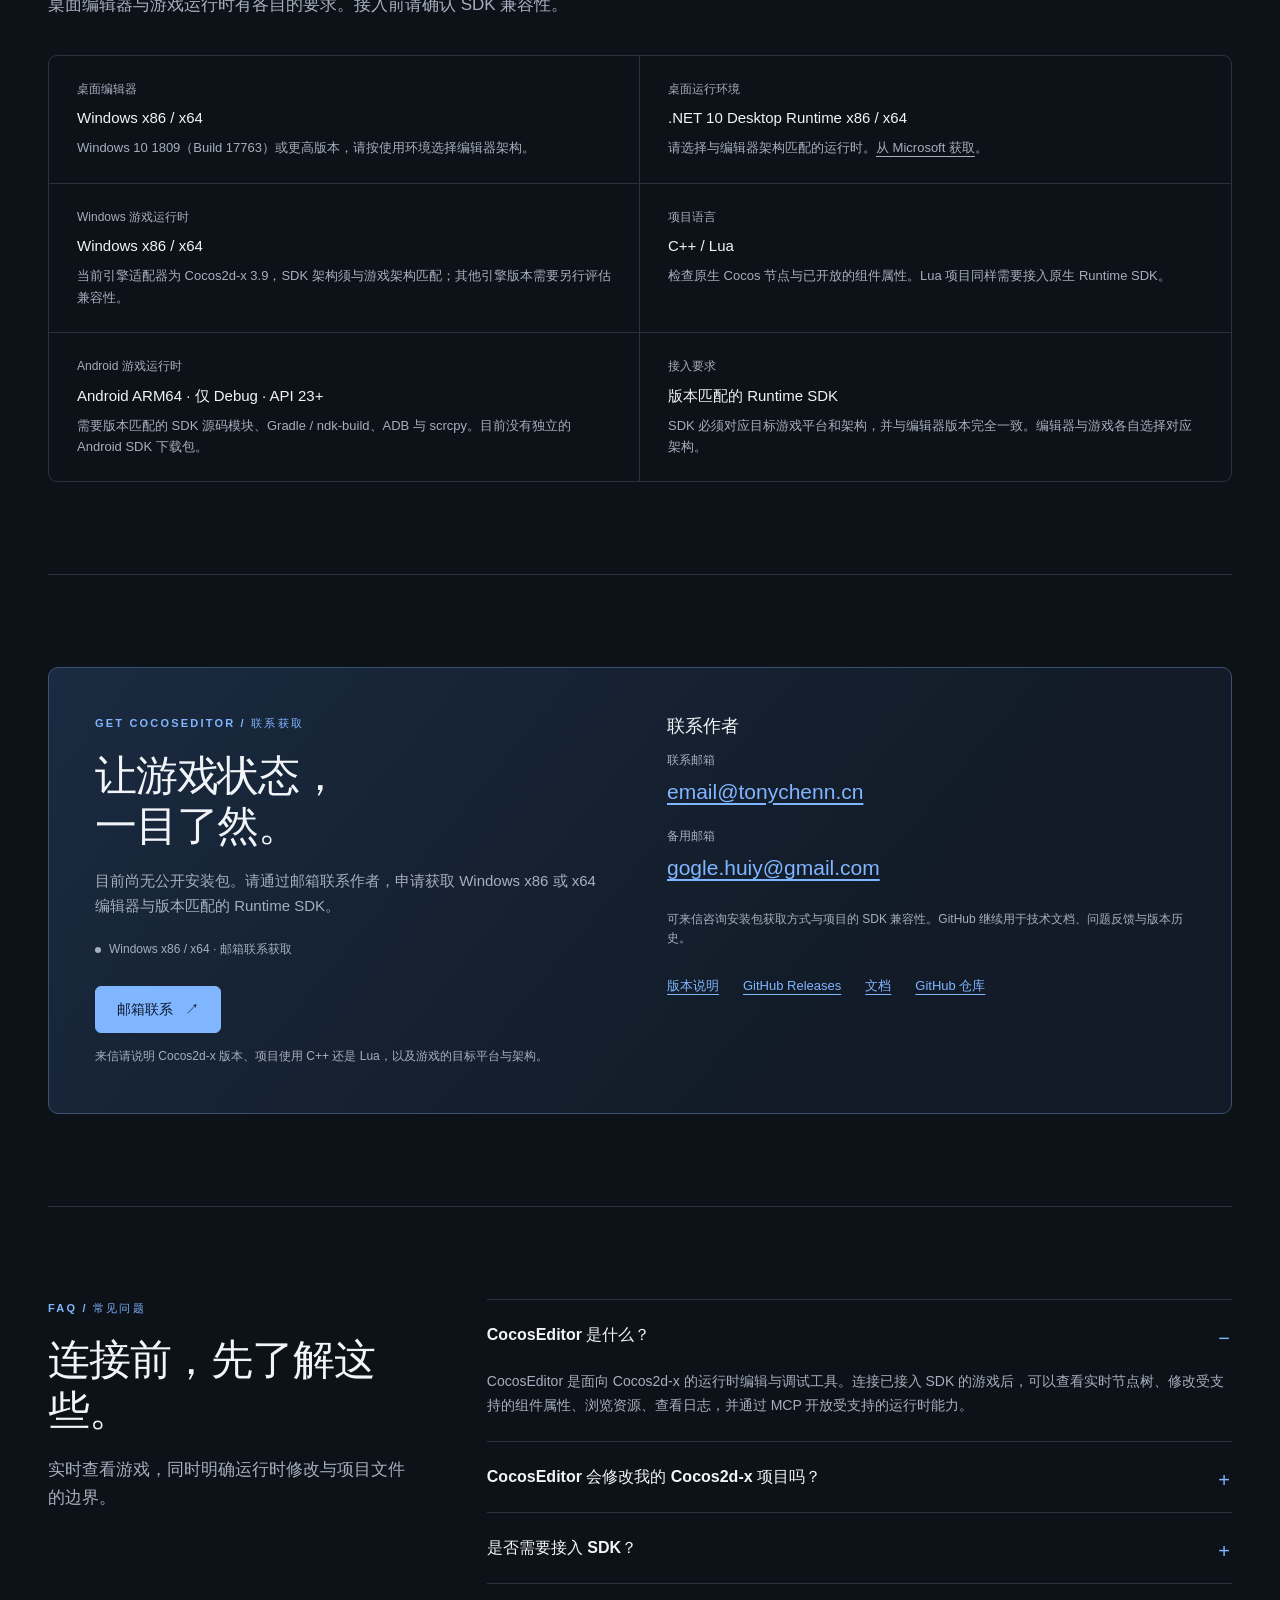
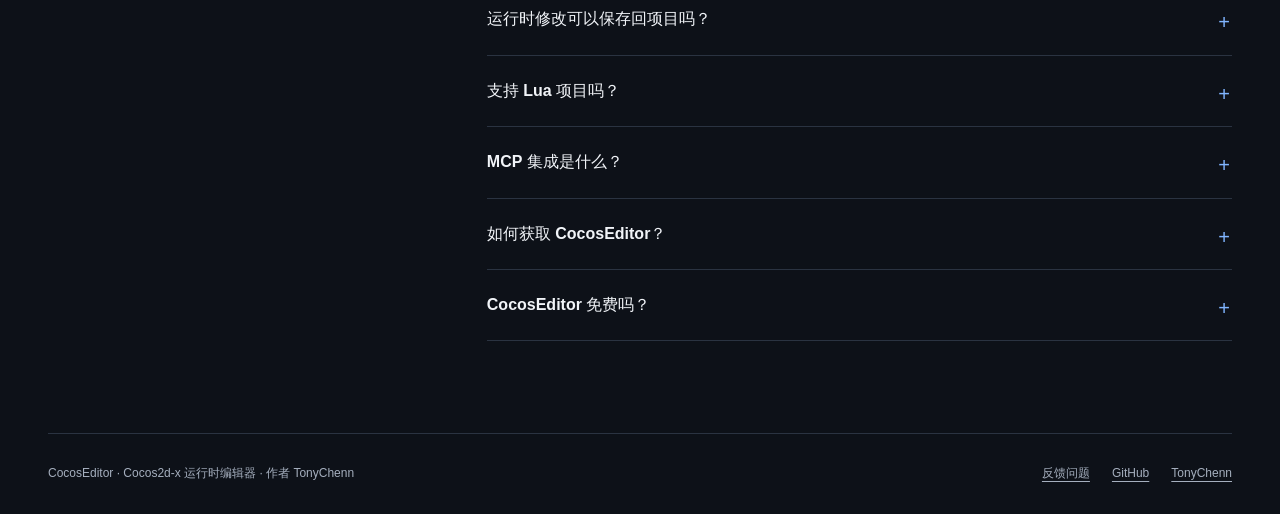
<file: zh/cocoseditor/index.html>
<!DOCTYPE html>
<html lang="zh-CN">
<head>
  <meta charset="UTF-8">
  <meta name="viewport" content="width=device-width, initial-scale=1.0">
  <title>CocosEditor - Cocos2d-x 运行时编辑器与 Inspector 调试工具</title>
  <meta name="description" content="CocosEditor 是面向 Cocos2d-x 的运行时编辑与调试工具。连接正在运行的游戏，查看实时节点树、修改组件属性、调整 UI、浏览资源与日志，并通过 MCP 将运行时能力开放给 AI 工具。">
  <meta name="theme-color" content="#0d1118">
  <meta name="robots" content="index, follow, max-image-preview:large">
  <link rel="canonical" href="https://tonychenn.cn/zh/cocoseditor/">
  <link rel="alternate" hreflang="en" href="https://tonychenn.cn/cocoseditor/">
  <link rel="alternate" hreflang="zh-CN" href="https://tonychenn.cn/zh/cocoseditor/">
  <link rel="alternate" hreflang="x-default" href="https://tonychenn.cn/cocoseditor/">
  <link rel="icon" href="/icon/cocos-editor-64.png" type="image/png" sizes="64x64">
  <link rel="stylesheet" href="/cocoseditor/assets/site.css">
  <meta property="og:type" content="website">
  <meta property="og:site_name" content="CocosEditor">
  <meta property="og:title" content="CocosEditor - 为 Cocos2d-x 打造的运行时编辑器">
  <meta property="og:description" content="检查、编辑、调试，直接在正在运行的游戏中完成。查看实时节点树、修改受支持属性、检查日志，并通过 MCP 连接 AI 工具。">
  <meta property="og:url" content="https://tonychenn.cn/zh/cocoseditor/">
  <meta property="og:locale" content="zh_CN">
  <meta property="og:locale:alternate" content="en_US">
  <meta property="og:image" content="https://tonychenn.cn/cocoseditor/assets/editor-overview-live.png">
  <meta property="og:image:width" content="1858">
  <meta property="og:image:height" content="1080">
  <meta property="og:image:alt" content="CocosEditor 连接正在运行的游戏，展示 Game、Hierarchy、Inspector 和 Logs 面板">
  <meta name="twitter:card" content="summary_large_image">
  <meta name="twitter:title" content="CocosEditor - Cocos2d-x 运行时编辑器">
  <meta name="twitter:description" content="查看实时节点树、修改受支持的属性，直接检查正在运行的 Cocos2d-x 游戏。">
  <meta name="twitter:image" content="https://tonychenn.cn/cocoseditor/assets/editor-overview-live.png">
  <script type="application/ld+json">
  {
    "@context": "https://schema.org",
    "@type": "SoftwareApplication",
    "name": "CocosEditor",
    "alternateName": "Cocos2d-x 运行时编辑器",
    "applicationCategory": "DeveloperApplication",
    "operatingSystem": "Windows 10 1809 或更高版本（x86 / x64）",
    "softwareRequirements": "与编辑器架构匹配的 .NET 10 Desktop Runtime（x86 / x64）；接入版本匹配的 CocosEditor Runtime SDK，支持 Windows x86 / x64 或 Android ARM64",
    "url": "https://tonychenn.cn/zh/cocoseditor/",
    "description": "面向 Cocos2d-x 的运行时编辑与调试工具，支持实时节点树检查、受支持组件属性编辑、资源与日志浏览，以及 MCP 集成。",
    "screenshot": "https://tonychenn.cn/cocoseditor/assets/editor-overview-live.png",
    "inLanguage": "zh-CN",
    "author": { "@type": "Person", "name": "TonyChenn" },
    "sameAs": "https://github.com/TonyChenn/CocosEditor-Releases"
  }
  </script>
</head>
<body>
  <a class="skip-link" href="#main">跳到正文</a>
  <header class="site-header">
    <div class="wrap header-inner">
      <a class="brand" href="/zh/cocoseditor/" aria-label="CocosEditor 首页"><img src="/icon/cocos-editor.png" width="34" height="34" alt="">CocosEditor</a>
      <nav class="site-nav" aria-label="主导航">
        <a href="#features">功能</a><a href="#mcp" class="nav-optional">MCP</a><a href="#documentation">文档</a><a href="#download">联系获取</a>
      </nav>
      <nav class="languages" aria-label="选择语言">
        <a href="/cocoseditor/" lang="en" hreflang="en">English</a><span aria-hidden="true">|</span><a href="/zh/cocoseditor/" lang="zh-CN" hreflang="zh-CN" aria-current="page">中文</a>
      </nav>
    </div>
  </header>
  <main id="main">
    <section class="hero wrap" aria-labelledby="hero-title">
      <div class="hero-copy">
        <div>
          <p class="eyebrow">Runtime Editor for Cocos2d-x</p>
          <p class="hero-name">CocosEditor</p>
          <h1 id="hero-title">为 Cocos2d-x 打造的运行时编辑器</h1>
        </div>
        <div>
          <p class="hero-tagline">检查、编辑、调试。<br>直接在正在运行的游戏中完成。</p>
          <p class="hero-description">CocosEditor 是面向 Cocos2d-x 项目的运行时编辑与调试工具。无需反复修改代码、编译和重启游戏，即可实时调整 UI 并定位运行时问题。</p>
          <div class="actions"><a class="button button-primary" href="#download">联系获取 <span aria-hidden="true">→</span></a><a class="button" href="https://github.com/TonyChenn/CocosEditor-Releases">在 GitHub 查看 <span aria-hidden="true">↗</span></a><a class="text-link" href="#documentation">文档</a></div>
          <p class="hero-platform">Windows x86 / x64 编辑器 · 需要接入 Runtime SDK</p>
        </div>
      </div>
      <figure class="workspace">
        <div class="image-shell"><a class="workspace-shot" href="/cocoseditor/assets/editor-overview-live.png" aria-label="查看 CocosEditor 完整尺寸截图"><img src="/cocoseditor/assets/editor-overview-live.png" width="1858" height="1080" fetchpriority="high" alt="CocosEditor 实际界面，展示实时游戏画面、场景节点树、属性面板和运行日志"><span class="workspace-marker marker-menu" aria-hidden="true"></span><span class="workspace-marker marker-tools" aria-hidden="true"></span><span class="workspace-marker marker-compile marker-icon" aria-hidden="true"></span><span class="workspace-marker marker-android marker-icon" aria-hidden="true"></span><span class="workspace-marker marker-game" aria-hidden="true"></span><span class="workspace-marker marker-hierarchy" aria-hidden="true"></span><span class="workspace-marker marker-inspector" aria-hidden="true"></span><span class="workspace-marker marker-logs" aria-hidden="true"></span></a></div>
        <figcaption><span>编辑器实际截图 · 对照下方编号查看主要功能<span class="workspace-swipe"> · 左右滑动可查看完整截图</span></span><span class="live-indicator">已连接正在运行的游戏</span></figcaption>
        <ol class="workspace-key" aria-label="CocosEditor 截图功能标注"><li><strong>菜单与工具栏</strong><span>编辑器命令和常用操作</span></li><li><strong>分辨率与节点工具</strong><span>预览尺寸及节点抓手</span></li><li><strong>脚本编译</strong><span>顶部锤子按钮</span></li><li><strong>安卓远程连接工具</strong><span>打开设备连接窗口</span></li><li><strong>实时游戏画面</strong><span>查看并选中运行中的 UI</span></li><li><strong>场景节点树</strong><span>浏览实时节点及父子关系</span></li><li><strong>属性检查与修改</strong><span>查看并编辑受支持的属性</span></li><li><strong>运行日志</strong><span>筛选和查看运行输出</span></li></ol>
      </figure>
      <p class="intro">连接正在运行的游戏后，可以查看实时节点树、选择节点、检查和修改组件属性、浏览资源、查看日志，并通过 MCP 将游戏运行时能力开放给 AI 工具。</p>
    </section>

    <section class="section wrap" id="why" aria-labelledby="why-title">
      <div class="section-heading"><p class="eyebrow">Why CocosEditor / 为什么使用</p><h2 id="why-title">减少重复操作，<br>更快确认每次调整。</h2><p class="section-description">一次小小的 UI 调整，不必重新走完整个开发流程。连接已经运行的游戏，直接检查当前场景和真实状态。</p></div>
      <div class="workflow">
        <div class="workflow-card"><p class="workflow-label">传统迭代流程</p><ol class="workflow-steps"><li>修改代码</li><li>编译</li><li>启动</li><li>进入场景</li><li>检查</li><li>重复</li></ol><p>每次调整位置、尺寸或可见性，都需要重复准备和验证。</p></div>
        <div class="workflow-card is-live"><p class="workflow-label">使用 CocosEditor</p><ol class="workflow-steps"><li>连接</li><li>检查</li><li>编辑</li><li>立即看到结果</li></ol><p>在当前运行会话中修改受支持的属性，直接观察反馈。</p></div>
      </div>
    </section>

    <section class="section wrap feature" id="features" aria-labelledby="hierarchy-title">
      <div class="feature-copy"><p class="eyebrow">01 / Live Hierarchy</p><h2 id="hierarchy-title">查看实时场景节点树</h2><p class="feature-lead">浏览正在运行的游戏中实际存在的节点层级。</p><p>快速找到 UI 节点，查看父子关系，定位层级嵌套和绘制顺序问题。直接查看当前的 Cocos2d-x 节点树，不必仅凭代码推断运行状态。</p><p>在 Game 或 Hierarchy 中选择节点，即可在 Inspector 中检查同一个对象。</p></div>
      <figure class="feature-figure"><div class="image-shell"><div class="panel-crop hierarchy-crop"><img src="/cocoseditor/assets/editor-overview-live.png" width="1858" height="1080" loading="lazy" decoding="async" alt="真实 Hierarchy 面板，展示实时场景节点树与选中的 CocosTest_Button 节点"></div></div><figcaption>上方编辑器截图中的 Hierarchy 面板细节。</figcaption></figure>
    </section>

    <section class="section wrap feature reverse" id="inspector" aria-labelledby="inspector-title">
      <figure class="feature-figure"><div class="image-shell"><div class="panel-crop inspector-crop"><img src="/cocoseditor/assets/editor-overview-live.png" width="1858" height="1080" loading="lazy" decoding="async" alt="真实 Inspector 面板，展示 Node、Transform 与 Widget 的位置、尺寸、可见性、缩放等属性"></div></div><figcaption>运行中所选节点的 Inspector 面板细节。</figcaption></figure>
      <div class="feature-copy"><p class="eyebrow">02 / Runtime Inspector</p><h2 id="inspector-title">实时检查与修改属性</h2><p class="feature-lead">选中节点后，在游戏运行中查看或修改受支持的组件属性。</p><p>通过 Cocos2d-x Inspector 调整已开放的位置、尺寸、缩放、可见性、颜色和文字等属性。受支持的修改直接作用于实时节点，并反映在 Game 画面中。</p><div class="feedback-pills"><span>无需重新编译。</span><span>无需重启游戏。</span><span>即时反馈。</span></div><div class="result-note"><strong>Inspector → Game</strong><span>修改受支持的数值，在上方实时 Game 画面中观察所选节点的变化。</span></div><p class="download-note">运行时修改作用于当前会话，不会自动保存到源码或 CSB/CSD 文件。</p></div>
    </section>

    <section class="section wrap" id="debugging" aria-labelledby="debugging-title">
      <div class="section-heading"><p class="eyebrow">03 / Runtime Debugging</p><h2 id="debugging-title">让运行时状态直接可见。</h2><p class="section-description">面向日常开发的 Cocos2d-x 调试工具。在游戏运行中调整 UI，将画面、节点、属性、资源和日志放在一起检查。</p></div>
      <div class="capabilities">
        <article class="capability"><p class="capability-number">01 / UI</p><h3>UI 位置与尺寸调整</h3><p>微调已开放的布局属性，直接观察运行中游戏的反馈。</p></article>
        <article class="capability"><p class="capability-number">02 / HIERARCHY</p><h3>节点层级检查</h3><p>找到实时节点，追踪画面背后的父子关系。</p></article>
        <article class="capability"><p class="capability-number">03 / INSPECTOR</p><h3>组件属性检查</h3><p>查看选中节点，修改其运行时接入所开放的属性。</p></article>
        <article class="capability"><p class="capability-number">04 / STATE</p><h3>运行时状态调试</h3><p>检查实时可见性、变换与受支持的属性值，定位异常表现。</p></article>
        <article class="capability"><p class="capability-number">05 / ASSETS</p><h3>资源浏览</h3><p>在 Assets 面板中浏览和查找项目资源，与 Game 画面配合使用。</p></article>
        <article class="capability"><p class="capability-number">06 / LOGS</p><h3>日志检查</h3><p>集中查看编辑器与运行时输出，支持搜索、通道与等级筛选。</p></article>
      </div>
      <div class="android-connection">
        <div><p class="eyebrow">Android 连接</p><h3>安卓远程连接工具</h3><p>选择 USB 或 Wi-Fi 连接方式，再选择设备、包名和 Activity。窗口还支持拖入 APK，在选中的设备上安装或更新应用。</p></div>
        <figure><a href="/cocoseditor/assets/android-remote-connection.png" aria-label="查看安卓连接窗口完整截图"><img src="/cocoseditor/assets/android-remote-connection.png" width="706" height="396" loading="lazy" decoding="async" alt="安卓连接窗口，包含 ADB 路径、USB 和 Wi-Fi 模式、设备、包名、Activity 与 APK 安装区域"></a><figcaption>安卓连接窗口实际截图 · 点击查看原图。</figcaption></figure>
      </div>
    </section>

    <section class="section wrap mcp-layout" id="mcp" aria-labelledby="mcp-title">
      <div class="section-heading"><p class="eyebrow">04 / MCP &amp; AI Integration</p><h2 id="mcp-title">将 AI 连接到运行中的游戏</h2><p class="section-description">CocosEditor 通过 MCP 开放运行时能力，让兼容的 AI 客户端和开发工具检查并操作正在运行的游戏。</p><p class="section-description">通过 Cocos2d-x MCP 工具定位节点、检查受支持的属性，辅助开发与运行时调试。实际可用操作取决于已连接运行时所声明的能力。</p><div class="actions"><a class="text-link" href="https://github.com/TonyChenn/CocosEditor-Releases/blob/master/docs/mcp-api.zh-CN.md">阅读 MCP 接口文档 <span aria-hidden="true">↗</span></a></div></div>
      <ol class="mcp-flow" aria-label="AI 客户端通过 MCP 和 CocosEditor 连接游戏运行时的流程"><li class="flow-node">AI 客户端<small>兼容的客户端与开发工具</small></li><li class="flow-connector" aria-hidden="true">↓ MCP</li><li class="flow-node editor">CocosEditor</li><li class="flow-connector" aria-hidden="true">↓ Runtime SDK</li><li class="flow-node">运行中的 Cocos2d-x 游戏<small>实时节点 · 受支持属性 · 运行时反馈</small></li></ol>
    </section>

    <section class="section wrap" id="how-it-works" aria-labelledby="how-title">
      <div class="section-heading"><p class="eyebrow">How It Works / 使用流程</p><h2 id="how-title">三步连接实时场景。</h2><p class="section-description">接入 SDK 后，在 CocosEditor 中配置游戏路径并一键挂载，即可使用 Hierarchy、Inspector、Logs 与受支持的 MCP 能力。</p></div>
      <ol class="steps"><li><span class="step-index" aria-hidden="true">1</span><h3>接入 CocosEditor Runtime SDK</h3><p>选择版本匹配的 SDK，按照目标平台指南接入。C++ 和 Lua 项目都需要完成原生 SDK 接入。</p></li><li><span class="step-index" aria-hidden="true">2</span><h3>启动 CocosEditor，配置游戏路径</h3><p>打开 CocosEditor，设置已接入 SDK 的游戏路径。</p></li><li><span class="step-index" aria-hidden="true">3</span><h3>一键挂载游戏</h3><p>在 CocosEditor 中挂载已配置的游戏，即可查看实时节点、修改受支持的属性并检查日志。</p></li></ol>
      <div class="docs" id="documentation"><h3>文档</h3><div class="docs-links"><a href="https://github.com/TonyChenn/CocosEditor-Releases/blob/master/skills/integrate-cocos-runtime-editor-sdk/references/integration-guide.md">Windows SDK 接入指南 <span aria-hidden="true">↗</span></a><a href="https://github.com/TonyChenn/CocosEditor-Releases/blob/master/docs/android-runtime-editor.zh-CN.md">Android SDK 接入与使用指南 <span aria-hidden="true">↗</span></a><a href="https://github.com/TonyChenn/CocosEditor-Releases/blob/master/docs/mcp-api.zh-CN.md">MCP 接口文档 <span aria-hidden="true">↗</span></a></div></div>
    </section>

    <section class="section wrap" id="environment" aria-labelledby="environment-title">
      <div class="section-heading"><p class="eyebrow">Supported Environment / 支持环境</p><h2 id="environment-title">确认你的项目环境。</h2><p class="section-description">桌面编辑器与游戏运行时有各自的要求。接入前请确认 SDK 兼容性。</p></div>
      <dl class="environment">
        <div><dt>桌面编辑器</dt><dd>Windows x86 / x64<small>Windows 10 1809（Build 17763）或更高版本，请按使用环境选择编辑器架构。</small></dd></div>
        <div><dt>桌面运行环境</dt><dd>.NET 10 Desktop Runtime x86 / x64<small>请选择与编辑器架构匹配的运行时。<a href="https://dotnet.microsoft.com/download/dotnet/10.0">从 Microsoft 获取</a>。</small></dd></div>
        <div><dt>Windows 游戏运行时</dt><dd>Windows x86 / x64<small>当前引擎适配器为 Cocos2d-x 3.9，SDK 架构须与游戏架构匹配；其他引擎版本需要另行评估兼容性。</small></dd></div>
        <div><dt>项目语言</dt><dd>C++ / Lua<small>检查原生 Cocos 节点与已开放的组件属性。Lua 项目同样需要接入原生 Runtime SDK。</small></dd></div>
        <div><dt>Android 游戏运行时</dt><dd>Android ARM64 · 仅 Debug · API 23+<small>需要版本匹配的 SDK 源码模块、Gradle / ndk-build、ADB 与 scrcpy。目前没有独立的 Android SDK 下载包。</small></dd></div>
        <div><dt>接入要求</dt><dd>版本匹配的 Runtime SDK<small>SDK 必须对应目标游戏平台和架构，并与编辑器版本完全一致。编辑器与游戏各自选择对应架构。</small></dd></div>
      </dl>
    </section>

    <section class="section wrap" id="download" aria-labelledby="download-title">
      <div class="download-card">
        <div><p class="eyebrow">Get CocosEditor / 联系获取</p><h2 id="download-title">让游戏状态，<br>一目了然。</h2><p>目前尚无公开安装包。请通过邮箱联系作者，申请获取 Windows x86 或 x64 编辑器与版本匹配的 Runtime SDK。</p><span class="download-status">Windows x86 / x64 · 邮箱联系获取</span><div class="actions"><a class="button button-primary" href="mailto:email@tonychenn.cn?subject=CocosEditor%20access%20request">邮箱联系 <span aria-hidden="true">↗</span></a></div><p class="download-note">来信请说明 Cocos2d-x 版本、项目使用 C++ 还是 Lua，以及游戏的目标平台与架构。</p></div>
        <div><h3>联系作者</h3><dl class="contact-emails"><div><dt>联系邮箱</dt><dd><a href="mailto:email@tonychenn.cn?subject=CocosEditor%20access%20request">email@tonychenn.cn</a></dd></div><div><dt>备用邮箱</dt><dd><a href="mailto:gogle.huiy@gmail.com?subject=CocosEditor%20access%20request">gogle.huiy@gmail.com</a></dd></div></dl><p class="download-note">可来信咨询安装包获取方式与项目的 SDK 兼容性。GitHub 继续用于技术文档、问题反馈与版本历史。</p><div class="download-links"><a href="https://github.com/TonyChenn/CocosEditor-Releases/releases">版本说明</a><a href="https://github.com/TonyChenn/CocosEditor-Releases/releases">GitHub Releases</a><a href="#documentation">文档</a><a href="https://github.com/TonyChenn/CocosEditor-Releases">GitHub 仓库</a></div></div>
      </div>
    </section>

    <section class="section wrap faq-layout" id="faq" aria-labelledby="faq-title">
      <div class="section-heading"><p class="eyebrow">FAQ / 常见问题</p><h2 id="faq-title">连接前，先了解这些。</h2><p class="section-description">实时查看游戏，同时明确运行时修改与项目文件的边界。</p></div>
      <div class="faq-list">
        <details open><summary>CocosEditor 是什么？</summary><p>CocosEditor 是面向 Cocos2d-x 的运行时编辑与调试工具。连接已接入 SDK 的游戏后，可以查看实时节点树、修改受支持的组件属性、浏览资源、查看日志，并通过 MCP 开放受支持的运行时能力。</p></details>
        <details><summary>CocosEditor 会修改我的 Cocos2d-x 项目吗？</summary><p>首次接入 Runtime SDK 需要调整原生工程配置，并接入启动与退出生命周期。连接后，Hierarchy 与 Inspector 操作的是运行中的游戏状态；运行时属性修改不会自动重写项目源码或场景资源文件。</p></details>
        <details><summary>是否需要接入 SDK？</summary><p>需要。游戏必须接入对应目标平台的 CocosEditor Runtime SDK，且版本与编辑器匹配。C++ 和 Lua 项目都需要完成这一步。</p></details>
        <details><summary>运行时修改可以保存回项目吗？</summary><p>运行时修改不会自动回写 Cocos2d-x 项目源码、CSB、CSD 或其他场景资源。Inspector 中的修改应视为当前运行会话的状态调整。如果需要持久保存，请通过项目原有的代码或资源编辑流程应用最终数值。</p></details>
        <details><summary>支持 Lua 项目吗？</summary><p>支持已接入原生 Runtime SDK 的兼容 Cocos2d-x 项目，可检查包括 Lua 创建的实时 Cocos 节点及受支持的组件属性。这不代表支持任意 Lua 变量检查或完整的 Lua 源码调试器。</p></details>
        <details><summary>MCP 集成是什么？</summary><p>MCP 是 Model Context Protocol（模型上下文协议）。CocosEditor 提供工具，供兼容的 AI 客户端检查和操作已连接的游戏运行时，辅助开发与调试。实际可用工具取决于运行时支持的能力。配置与操作详情请参阅 <a href="https://github.com/TonyChenn/CocosEditor-Releases/blob/master/docs/mcp-api.zh-CN.md">MCP 接口文档</a>。</p></details>
        <details><summary>如何获取 CocosEditor？</summary><p>目前尚无公开安装包。请通过 <a href="mailto:email@tonychenn.cn?subject=CocosEditor%20access%20request">email@tonychenn.cn</a> 或 <a href="mailto:gogle.huiy@gmail.com?subject=CocosEditor%20access%20request">gogle.huiy@gmail.com</a> 联系作者，申请获取编辑器与版本匹配的 Runtime SDK。来信请说明引擎版本、项目语言与目标平台。</p></details>
        <details><summary>CocosEditor 免费吗？</summary><p>CocosEditor 与 SDK 的使用以各版本附带的许可条款或最终用户许可协议为准，请在使用前查看相应条款。GitHub 仓库用于分发版本和文档，不是编辑器的开源源码仓库。</p></details>
      </div>
    </section>
  </main>
  <footer class="site-footer"><div class="wrap footer-inner"><p>CocosEditor · Cocos2d-x 运行时编辑器 · 作者 TonyChenn</p><nav class="footer-links" aria-label="页脚导航"><a href="https://github.com/TonyChenn/CocosEditor-Releases/issues">反馈问题</a><a href="https://github.com/TonyChenn/CocosEditor-Releases">GitHub</a><a href="/">TonyChenn</a></nav></div></footer>
</body>
</html>
</file>
<file: css/style.css>
:root {
  color-scheme: light;
  --page-bg: #f6f7fb;
  --surface: rgba(255, 255, 255, 0.92);
  --surface-muted: #f0f2f7;
  --border: #e4e7ee;
  --text: #182033;
  --muted: #657086;
  --accent: #5265d8;
  --shadow: 0 16px 40px rgba(34, 45, 84, 0.08);
}

* {
  box-sizing: border-box;
}

html {
  background: var(--page-bg);
}

body {
  min-width: 0;
  min-height: 100vh;
  min-height: 100dvh;
  margin: 0;
  overflow-x: hidden;
  color: var(--text);
  background:
    radial-gradient(circle at 8% 8%, rgba(188, 224, 255, 0.7), transparent 30rem),
    radial-gradient(circle at 92% 18%, rgba(224, 210, 255, 0.58), transparent 28rem),
    var(--page-bg);
  font-family: Inter, ui-sans-serif, system-ui, -apple-system, BlinkMacSystemFont, "Segoe UI", "Microsoft YaHei", sans-serif;
  -webkit-font-smoothing: antialiased;
  text-rendering: optimizeLegibility;
}

img {
  display: block;
  max-width: 100%;
}

.page-shell {
  width: min(100%, 1040px);
  min-height: 100vh;
  min-height: 100dvh;
  margin: 0 auto;
  padding:
    max(40px, env(safe-area-inset-top))
    max(20px, env(safe-area-inset-right))
    max(40px, env(safe-area-inset-bottom))
    max(20px, env(safe-area-inset-left));
  display: flex;
  flex-direction: column;
  justify-content: center;
}

.hero {
  margin-bottom: clamp(28px, 5vw, 52px);
  text-align: center;
}

.eyebrow {
  margin: 0 0 12px;
  color: var(--accent);
  font-size: 0.72rem;
  font-weight: 750;
  letter-spacing: 0.18em;
}

h1 {
  margin: 0;
  font-size: clamp(2rem, 5vw, 3.5rem);
  font-weight: 760;
  letter-spacing: -0.045em;
  line-height: 1.08;
}

.tagline {
  margin: 16px 0 0;
  color: var(--muted);
  font-size: clamp(0.95rem, 2vw, 1.08rem);
  letter-spacing: 0.06em;
}

.portal {
  display: grid;
  grid-template-columns: repeat(2, minmax(0, 1fr));
  gap: 12px;
}

.portal-card {
  position: relative;
  min-width: 0;
  min-height: 142px;
  overflow: hidden;
  border: 1px solid var(--border);
  border-radius: 24px;
  background: var(--surface);
  box-shadow: var(--shadow);
}

.project-card {
  padding: clamp(14px, 2vw, 18px);
  display: flex;
  flex-direction: column;
  align-items: flex-start;
  justify-content: space-between;
  gap: 12px;
  color: inherit;
  text-decoration: none;
}

a.project-card {
  transition: border-color 180ms ease, box-shadow 180ms ease, transform 180ms ease;
}

a.project-card:focus-visible {
  outline: 3px solid rgba(82, 101, 216, 0.28);
  outline-offset: 4px;
  border-color: var(--accent);
  box-shadow: 0 18px 44px rgba(54, 70, 150, 0.16);
}

.icon-wrap {
  width: 56px;
  height: 56px;
  flex: 0 0 56px;
  border-radius: 17px;
  display: grid;
  place-items: center;
}

.icon-wrap img {
  width: 40px;
  height: 40px;
}

.icon-wrap-blue {
  background: #e5f1ff;
}

.icon-wrap-rose {
  background: #ffe9ed;
}

.icon-wrap-amber {
  background: #fff2cf;
}

.icon-wrap-teal {
  background: #05070c;
  overflow: hidden;
}

.cocos-editor-card .icon-wrap img {
  width: 100%;
  height: 100%;
}

.icon-wrap-violet {
  background: #eee9ff;
}

.icon-wrap-green {
  background: #e5f4ea;
}

.card-copy {
  min-width: 0;
  display: flex;
  flex-direction: column;
  gap: 5px;
}

.card-title {
  font-size: clamp(1.03rem, 2vw, 1.18rem);
  font-weight: 720;
  line-height: 1.25;
}

.card-description {
  overflow-wrap: anywhere;
  color: var(--muted);
  font-size: 0.82rem;
  line-height: 1.45;
}

.card-arrow {
  position: absolute;
  top: 16px;
  right: 16px;
  color: #929bad;
  font-size: 1.2rem;
  line-height: 1;
}

.scene-card {
  grid-column: span 2;
  background: #fbfcff;
}

.park-scene {
  display: grid;
  place-items: end center;
  background: linear-gradient(155deg, #fff7ed, #fffdfa 60%);
}

.park-scene img {
  width: 100%;
  height: 100%;
  object-fit: cover;
}

.sr-only {
  position: absolute;
  width: 1px;
  height: 1px;
  padding: 0;
  margin: -1px;
  overflow: hidden;
  clip: rect(0, 0, 0, 0);
  white-space: nowrap;
  border: 0;
}

@media (min-width: 720px) {
  .portal {
    grid-template-columns: repeat(4, minmax(0, 1fr));
    gap: 14px;
  }

  .portal-card {
    min-height: 155px;
  }
}

@media (hover: hover) and (pointer: fine) {
  a.project-card:hover {
    z-index: 1;
    border-color: #d6dae5;
    box-shadow: 0 20px 48px rgba(34, 45, 84, 0.14);
    transform: translateY(-5px);
  }

  a.project-card:hover .card-arrow {
    color: var(--accent);
  }
}

@media (max-width: 420px) {
  .page-shell {
    padding-right: max(14px, env(safe-area-inset-right));
    padding-left: max(14px, env(safe-area-inset-left));
  }

  .portal {
    gap: 10px;
  }

  .portal-card {
    min-height: 136px;
    border-radius: 20px;
  }

  .project-card {
    padding: 12px;
    gap: 10px;
  }

  .icon-wrap {
    width: 48px;
    height: 48px;
    flex-basis: 48px;
    border-radius: 15px;
  }

  .icon-wrap img {
    width: 36px;
    height: 36px;
  }

  .card-arrow {
    top: 14px;
    right: 14px;
  }

  .card-description {
    font-size: 0.76rem;
  }
}

@media (prefers-reduced-motion: reduce) {
  *,
  *::before,
  *::after {
    scroll-behavior: auto !important;
    transition-duration: 0.01ms !important;
    animation-duration: 0.01ms !important;
    animation-iteration-count: 1 !important;
  }
}
</file>
<file: cocoseditor/assets/site.css>
:root {
  color-scheme: dark;
  --bg: #0d1118;
  --surface: #151b24;
  --line: #2a3341;
  --text: #f1f4f8;
  --muted: #a5afbe;
  --accent: #80b5ff;
  --green: #94dbc1;
  font-family: Inter, "Segoe UI", -apple-system, BlinkMacSystemFont, "Microsoft YaHei", sans-serif;
  font-synthesis: none;
}
* { box-sizing: border-box; }
html { scroll-behavior: smooth; scroll-padding-top: 96px; }
body { margin: 0; background: var(--bg); color: var(--text); line-height: 1.65; }
a { color: inherit; text-underline-offset: 4px; }
a:hover { color: var(--accent); }
img { display: block; max-width: 100%; height: auto; }
button, summary, a { -webkit-tap-highlight-color: transparent; }
:focus-visible { outline: 3px solid var(--accent); outline-offset: 5px; }
::selection { background: #315a89; color: white; }
.wrap { width: min(1184px, calc(100% - 64px)); margin-inline: auto; }
.skip-link { position: fixed; z-index: 20; top: 12px; left: 12px; padding: 12px 20px; background: var(--text); color: var(--bg); transform: translateY(-160%); }
.skip-link:focus { transform: translateY(0); }
.site-header { position: sticky; z-index: 10; top: 0; border-bottom: 1px solid var(--line); background: #0d1118f5; }
.header-inner { min-height: 76px; display: flex; align-items: center; gap: 28px; }
.brand { display: inline-flex; align-items: center; gap: 10px; font-size: 20px; font-weight: 700; letter-spacing: -.6px; text-decoration: none; }
.brand img { width: 34px; height: 34px; border-radius: 8px; }
.site-nav { display: flex; align-items: center; gap: 26px; margin-left: auto; font-size: 14px; }
.site-nav a, .languages a { text-decoration: none; }
.languages { display: flex; align-items: center; gap: 10px; font-size: 13px; white-space: nowrap; }
.languages a { color: var(--muted); }
.languages a[aria-current="page"] { color: var(--text); font-weight: 700; }
.languages span { color: var(--line); }
.hero { padding-top: 66px; }
.hero-copy { display: grid; grid-template-columns: 1.12fr 1fr; gap: 56px; align-items: center; }
.eyebrow { margin: 0 0 18px; font-size: 11px; font-weight: 650; letter-spacing: 2.2px; text-transform: uppercase; color: var(--accent); }
.hero-name { font-size: clamp(48px, 6vw, 76px); font-weight: 750; line-height: 1.07; letter-spacing: -3px; margin: 0 0 18px; }
h1 { margin: 0; font-size: clamp(22px, 2.5vw, 31px); font-weight: 500; letter-spacing: -.8px; line-height: 1.3; }
.hero-tagline { font-size: 22px; line-height: 1.5; margin: 0 0 15px; font-weight: 600; }
.hero-description { margin: 0; color: var(--muted); font-size: 16px; max-width: 54ch; }
.actions { display: flex; flex-wrap: wrap; align-items: center; gap: 12px; margin-top: 25px; }
.button { display: inline-flex; align-items: center; justify-content: center; gap: 12px; padding: 12px 21px; border: 1px solid var(--line); border-radius: 6px; background: var(--surface); text-decoration: none; font-size: 14px; font-weight: 650; line-height: 1.5; transition: background .15s ease, border-color .15s ease; }
.button:hover { border-color: #778ba7; color: white; background: #202a38; }
.button-primary { background: var(--accent); border-color: var(--accent); color: #0a182b; }
.button-primary:hover { background: #a4caff; border-color: #a4caff; color: #0a182b; }
.text-link { font-size: 14px; color: var(--muted); }
.hero-platform { color: var(--muted); font-size: 12px; margin: 13px 0 0; }
.workspace { margin: 42px 0 0; }
.image-shell { padding: 6px; background: #202732; border: 1px solid #3a4657; border-radius: 10px; overflow: hidden; box-shadow: 0 28px 85px #0006; }
.workspace img { width: 100%; border-radius: 5px; }
.workspace-shot { position: relative; display: block; counter-reset: workspace-feature; }
.workspace-marker { position: absolute; z-index: 1; pointer-events: none; counter-increment: workspace-feature; border: 2px solid #68d8ef; border-radius: 4px; box-shadow: 0 0 0 1px #051723aa, inset 0 0 0 1px #051723aa; }
.workspace-marker::before { content: counter(workspace-feature); position: absolute; top: 4px; left: 4px; display: grid; place-items: center; width: 24px; height: 24px; border: 1px solid #68d8ef; border-radius: 50%; background: #07314a; color: white; font: 700 13px/1 Inter, "Segoe UI", sans-serif; box-shadow: 0 2px 8px #000b; }
.marker-icon::before { top: auto; bottom: calc(100% + 5px); left: 50%; transform: translateX(-50%); }
.marker-menu { left: .2%; top: 2%; width: 21%; height: 6%; }
.marker-tools { left: .2%; top: 10%; width: 16.3%; height: 3.1%; }
.marker-compile { left: 51.4%; top: 4.9%; width: 2.2%; height: 2.7%; }
.marker-android { left: 60.8%; top: 10.3%; width: 2.9%; height: 2.7%; }
.marker-game { left: .1%; top: 13%; width: 64.1%; height: 57%; }
.marker-hierarchy { left: 64.5%; top: 8.2%; width: 18.8%; height: 89.4%; }
.marker-inspector { left: 83.4%; top: 8.2%; width: 16.5%; height: 89.4%; }
.marker-logs { left: .1%; top: 70.2%; width: 64.1%; height: 27.5%; }
.workspace-key { display: grid; grid-template-columns: repeat(4, minmax(0, 1fr)); gap: 10px; list-style: none; padding: 0; margin: 18px 0 0; counter-reset: workspace-feature; }
.workspace-key li { display: grid; grid-template-columns: 28px 1fr; gap: 0 10px; padding: 13px 12px; border: 1px solid var(--line); border-radius: 6px; background: #111923; counter-increment: workspace-feature; }
.workspace-key li::before { content: counter(workspace-feature); grid-row: span 2; display: grid; place-items: center; align-self: start; width: 26px; height: 26px; border: 1px solid #68d8ef; border-radius: 50%; color: #b8f0fb; font: 700 13px/1 Inter, "Segoe UI", sans-serif; }
.workspace-key strong { font-size: 13px; line-height: 1.35; }
.workspace-key li span { color: var(--muted); font-size: 11px; line-height: 1.5; }
figcaption { color: var(--muted); font-size: 12px; margin-top: 14px; line-height: 1.6; }
.workspace figcaption { display: flex; justify-content: space-between; flex-wrap: wrap; gap: 8px; }
.workspace-swipe { display: none; }
.live-indicator { display: inline-flex; align-items: center; gap: 8px; color: var(--green); }
.live-indicator::before { content: ""; width: 6px; height: 6px; border-radius: 50%; background: currentColor; }
.intro { color: var(--muted); max-width: 820px; font-size: 19px; margin: 40px auto 0; text-align: center; }
.section { padding: 92px 0; border-bottom: 1px solid var(--line); }
.section-heading { max-width: 750px; margin-bottom: 36px; }
h2 { font-size: clamp(28px, 3.3vw, 42px); line-height: 1.2; letter-spacing: -1.2px; font-weight: 650; margin: 0 0 20px; }
.section-description { color: var(--muted); margin: 0; font-size: 17px; }
h3 { font-size: 18px; font-weight: 600; line-height: 1.35; margin: 0 0 12px; }
p { margin: 0 0 16px; }
.workflow { display: grid; grid-template-columns: 1fr 1fr; gap: 20px; }
.workflow-card { border: 1px solid var(--line); border-radius: 9px; padding: 28px; background: #111721; }
.workflow-card.is-live { border-color: #416957; background: #101e1d; }
.workflow-label { color: var(--muted); font-size: 12px; letter-spacing: 1px; text-transform: uppercase; margin-bottom: 22px; }
.is-live .workflow-label { color: var(--green); }
.workflow-steps { display: flex; flex-wrap: wrap; align-items: center; gap: 9px; list-style: none; margin: 0 0 24px; padding: 0; font-size: 14px; }
.workflow-steps li:not(:last-child)::after { content: "→"; color: #8393a6; margin-left: 9px; }
.workflow-card > p:last-child { color: var(--muted); font-size: 14px; margin: 0; }
.feature { display: grid; grid-template-columns: .9fr 1.1fr; gap: 78px; align-items: center; }
.feature.reverse { grid-template-columns: 1.1fr .9fr; }
.feature-copy > p:not(.eyebrow) { color: var(--muted); font-size: 17px; }
.feature-copy .feature-lead { color: var(--text); }
.feature-figure { margin: 0; min-width: 0; }
.panel-crop { position: relative; overflow: hidden; border-radius: 7px; background: #252525; }
.panel-crop img { max-width: none; position: absolute; height: auto; }
.hierarchy-crop { aspect-ratio: 350 / 491; }
.hierarchy-crop img { width: 530.86%; left: -342.29%; top: -20.37%; }
.inspector-crop { aspect-ratio: 308 / 580; }
.inspector-crop img { width: 603.25%; left: -503.25%; top: -24.14%; }
.feedback-pills { display: flex; flex-wrap: wrap; gap: 8px; margin: 24px 0; }
.feedback-pills span { padding: 6px 10px; font-size: 12px; color: var(--green); background: #152725; border: 1px solid #294b42; border-radius: 4px; }
.result-note { display: flex; align-items: flex-start; gap: 12px; margin-top: 16px; padding: 14px 16px; background: var(--surface); border-left: 2px solid var(--green); font-size: 13px; color: var(--muted); }
.result-note strong { color: var(--green); white-space: nowrap; }
.capabilities { display: grid; grid-template-columns: repeat(3, 1fr); gap: 1px; background: var(--line); border: 1px solid var(--line); border-radius: 9px; overflow: hidden; }
.capability { padding: 30px; background: #111721; }
.capability-number { font-size: 12px; font-family: Consolas, monospace; color: var(--accent); margin: 0 0 26px; }
.capability p:last-child { font-size: 14px; color: var(--muted); margin: 0; }
.android-connection { display: grid; grid-template-columns: .75fr 1.25fr; gap: 32px; align-items: center; margin-top: 24px; padding: 28px; border: 1px solid var(--line); border-radius: 9px; background: #111721; }
.android-connection .eyebrow { margin-bottom: 12px; }
.android-connection h3 { font-size: 22px; }
.android-connection p:not(.eyebrow) { color: var(--muted); font-size: 14px; margin: 0; }
.android-connection figure { min-width: 0; margin: 0; }
.android-connection figure a { display: block; border: 1px solid #3a4657; border-radius: 6px; overflow: hidden; }
.android-connection img { width: 100%; }
.android-connection figcaption { margin-top: 8px; }
.mcp-layout { display: grid; grid-template-columns: 1fr 1fr; align-items: center; gap: 80px; }
.mcp-layout .section-heading { margin: 0; }
.mcp-layout .text-link { color: var(--accent); }
.mcp-flow { list-style: none; margin: 0; padding: 28px 40px; border: 1px solid var(--line); border-radius: 9px; background: #111721; display: flex; flex-direction: column; align-items: center; }
.mcp-flow li { width: 100%; text-align: center; }
.flow-node { padding: 14px 20px; border: 1px solid var(--line); border-radius: 5px; font-size: 15px; }
.flow-node small { display: block; color: var(--muted); font-size: 12px; }
.flow-node.editor { background: #1a2c44; border-color: #3b5c88; color: var(--accent); font-weight: 650; }
.flow-connector { color: var(--muted); font: 12px Consolas, monospace; padding: 9px 0; }
.steps { display: grid; grid-template-columns: repeat(3, 1fr); list-style: none; gap: 32px; padding: 0; margin: 0; }
.step-index { width: 37px; height: 37px; display: grid; place-items: center; margin-bottom: 25px; border: 1px solid #416491; border-radius: 50%; font: 14px Consolas, monospace; color: var(--accent); }
.steps li > p { color: var(--muted); font-size: 14px; }
.docs { margin-top: 48px; padding-top: 36px; border-top: 1px solid var(--line); }
.docs-links { display: flex; flex-wrap: wrap; gap: 16px 28px; font-size: 14px; color: var(--accent); }
.environment { display: grid; grid-template-columns: 1fr 1fr; margin: 0; border: 1px solid var(--line); border-radius: 9px; overflow: hidden; }
.environment > div { padding: 24px 28px; border-bottom: 1px solid var(--line); }
.environment > div:nth-child(odd) { border-right: 1px solid var(--line); }
.environment > div:nth-last-child(-n+2) { border-bottom: 0; }
.environment dt { color: var(--muted); font-size: 12px; margin-bottom: 7px; }
.environment dd { margin: 0; font-size: 15px; }
.environment dd small { display: block; color: var(--muted); margin-top: 6px; font-size: 13px; }
.download-card { display: grid; grid-template-columns: 1fr 1fr; gap: 54px; padding: 46px; border: 1px solid #3b5272; border-radius: 10px; background: linear-gradient(130deg, #1a2a40, #121b27 70%); }
.download-card h2 { margin-bottom: 18px; }
.download-card p { color: var(--muted); font-size: 15px; }
.download-card .eyebrow { color: var(--accent); font-size: 11px; }
.contact-emails { margin: 0 0 24px; }
.contact-emails > div + div { margin-top: 18px; }
.contact-emails dt { font-size: 12px; color: var(--muted); margin-bottom: 4px; }
.contact-emails dd { margin: 0; }
.contact-emails a { font-size: clamp(16px, 2vw, 21px); color: var(--accent); overflow-wrap: anywhere; }
.download-note { font-size: 12px !important; margin: 14px 0 0; }
.download-status { display: inline-flex; align-items: center; gap: 8px; color: var(--muted); font-size: 12px; }
.download-status::before { content: ""; width: 6px; height: 6px; border-radius: 50%; background: var(--muted); }
.download-status.available { color: var(--green); }
.download-status.available::before { background: var(--green); }
.download-card ul { margin: 0; padding-left: 20px; color: var(--muted); font-size: 14px; }
.download-links { display: flex; flex-wrap: wrap; gap: 14px 24px; margin-top: 26px; font-size: 13px; color: var(--accent); }
code { font-family: Consolas, "SFMono-Regular", monospace; font-size: .85em; overflow-wrap: anywhere; color: #d6e5f8; }
.faq-layout { display: grid; grid-template-columns: .65fr 1.35fr; gap: 80px; }
.faq-list { min-width: 0; }
details { border-bottom: 1px solid var(--line); }
details:first-child { border-top: 1px solid var(--line); }
summary { cursor: pointer; position: relative; padding: 22px 34px 22px 0; list-style: none; font-size: 16px; font-weight: 550; }
summary::-webkit-details-marker { display: none; }
summary::after { content: "+"; position: absolute; right: 2px; color: var(--accent); font-size: 20px; font-weight: 400; }
details[open] summary::after { content: "−"; }
details p { font-size: 14px; color: var(--muted); margin: 0 0 24px; }
.site-footer { padding: 30px 0; color: var(--muted); font-size: 12px; }
.footer-inner { display: flex; flex-wrap: wrap; gap: 12px 28px; justify-content: space-between; align-items: center; }
.footer-inner p { margin: 0; }
.footer-links { display: flex; flex-wrap: wrap; gap: 22px; }
@media (min-width: 1100px) { .feature-figure { max-width: 390px; width: 100%; justify-self: center; } }
@media (max-width: 960px) {
  .workspace-key { grid-template-columns: repeat(2, minmax(0, 1fr)); }
  .site-nav { gap: 18px; }
  .site-nav .nav-optional { display: none; }
  .hero-copy { gap: 32px; }
  .hero-tagline { font-size: 19px; }
  .hero-description { font-size: 14px; }
  .hero-name { letter-spacing: -2px; }
  .feature, .feature.reverse, .mcp-layout { gap: 40px; }
  .capability { padding: 24px; }
  .android-connection { gap: 20px; padding: 24px; }
  .faq-layout { gap: 40px; }
  .download-card { gap: 30px; padding: 32px; }
}
@media (max-width: 680px) {
  .wrap { width: calc(100% - 36px); }
  .header-inner { min-height: 68px; gap: 16px; flex-wrap: wrap; padding-block: 12px; }
  .brand { font-size: 18px; }
  .brand img { width: 28px; height: 28px; }
  .site-nav { display: none; }
  .languages { margin-left: auto; font-size: 12px; gap: 8px; }
  .hero { padding-top: 42px; }
  .hero-copy, .workflow, .feature, .feature.reverse, .mcp-layout, .faq-layout, .download-card { grid-template-columns: 1fr; gap: 30px; }
  .hero-name { font-size: clamp(40px, 11vw, 60px); letter-spacing: -2px; margin-bottom: 12px; }
  h1 { font-size: 22px; }
  .hero-tagline { font-size: 20px; }
  .hero-description { font-size: 15px; }
  .hero-platform { font-size: 11px; }
  .workspace { margin-top: 30px; }
  .image-shell { padding: 3px; border-radius: 6px; }
  .workspace .image-shell { overflow-x: auto; }
  .workspace-shot { min-width: 780px; }
  .workspace-swipe { display: inline; }
  .intro { font-size: 16px; margin-top: 26px; text-align: left; }
  .section { padding: 58px 0; }
  .section-heading { margin-bottom: 28px; }
  h2 { font-size: 29px; letter-spacing: -.8px; }
  .section-description, .feature-copy > p:not(.eyebrow) { font-size: 15px; }
  .workflow-card { padding: 23px; }
  .feature-figure { max-width: 390px; width: 100%; justify-self: center; }
  .feature.reverse .feature-copy { grid-row: 1; }
  .capabilities { grid-template-columns: 1fr 1fr; }
  .capability { padding: 22px 18px; }
  .capability h3 { font-size: 16px; }
  .capability-number { margin-bottom: 18px; }
  .android-connection { grid-template-columns: 1fr; }
  .mcp-flow { padding: 24px; }
  .steps { grid-template-columns: 1fr; gap: 24px; }
  .steps li { display: grid; grid-template-columns: 37px 1fr; gap: 0 18px; }
  .step-index { grid-row: span 2; margin: 0; }
  .steps li h3 { margin-bottom: 8px; }
  .steps li p { margin: 0; }
  .docs { margin-top: 32px; padding-top: 26px; }
  .docs-links { flex-direction: column; gap: 16px; }
  .environment { grid-template-columns: 1fr; }
  .environment > div { padding: 20px; }
  .environment > div:nth-child(odd) { border-right: 0; }
  .environment > div:nth-last-child(2) { border-bottom: 1px solid var(--line); }
  .download-card { padding: 25px 22px; }
  .download-links { gap: 14px 20px; }
  .faq-layout .section-heading { margin: 0; }
  summary { font-size: 15px; }
}
@media (max-width: 420px) {
  .workspace-key { grid-template-columns: 1fr; }
}
@media (prefers-reduced-motion: reduce) {
  html { scroll-behavior: auto; }
  .button { transition: none; }
}
</file>
